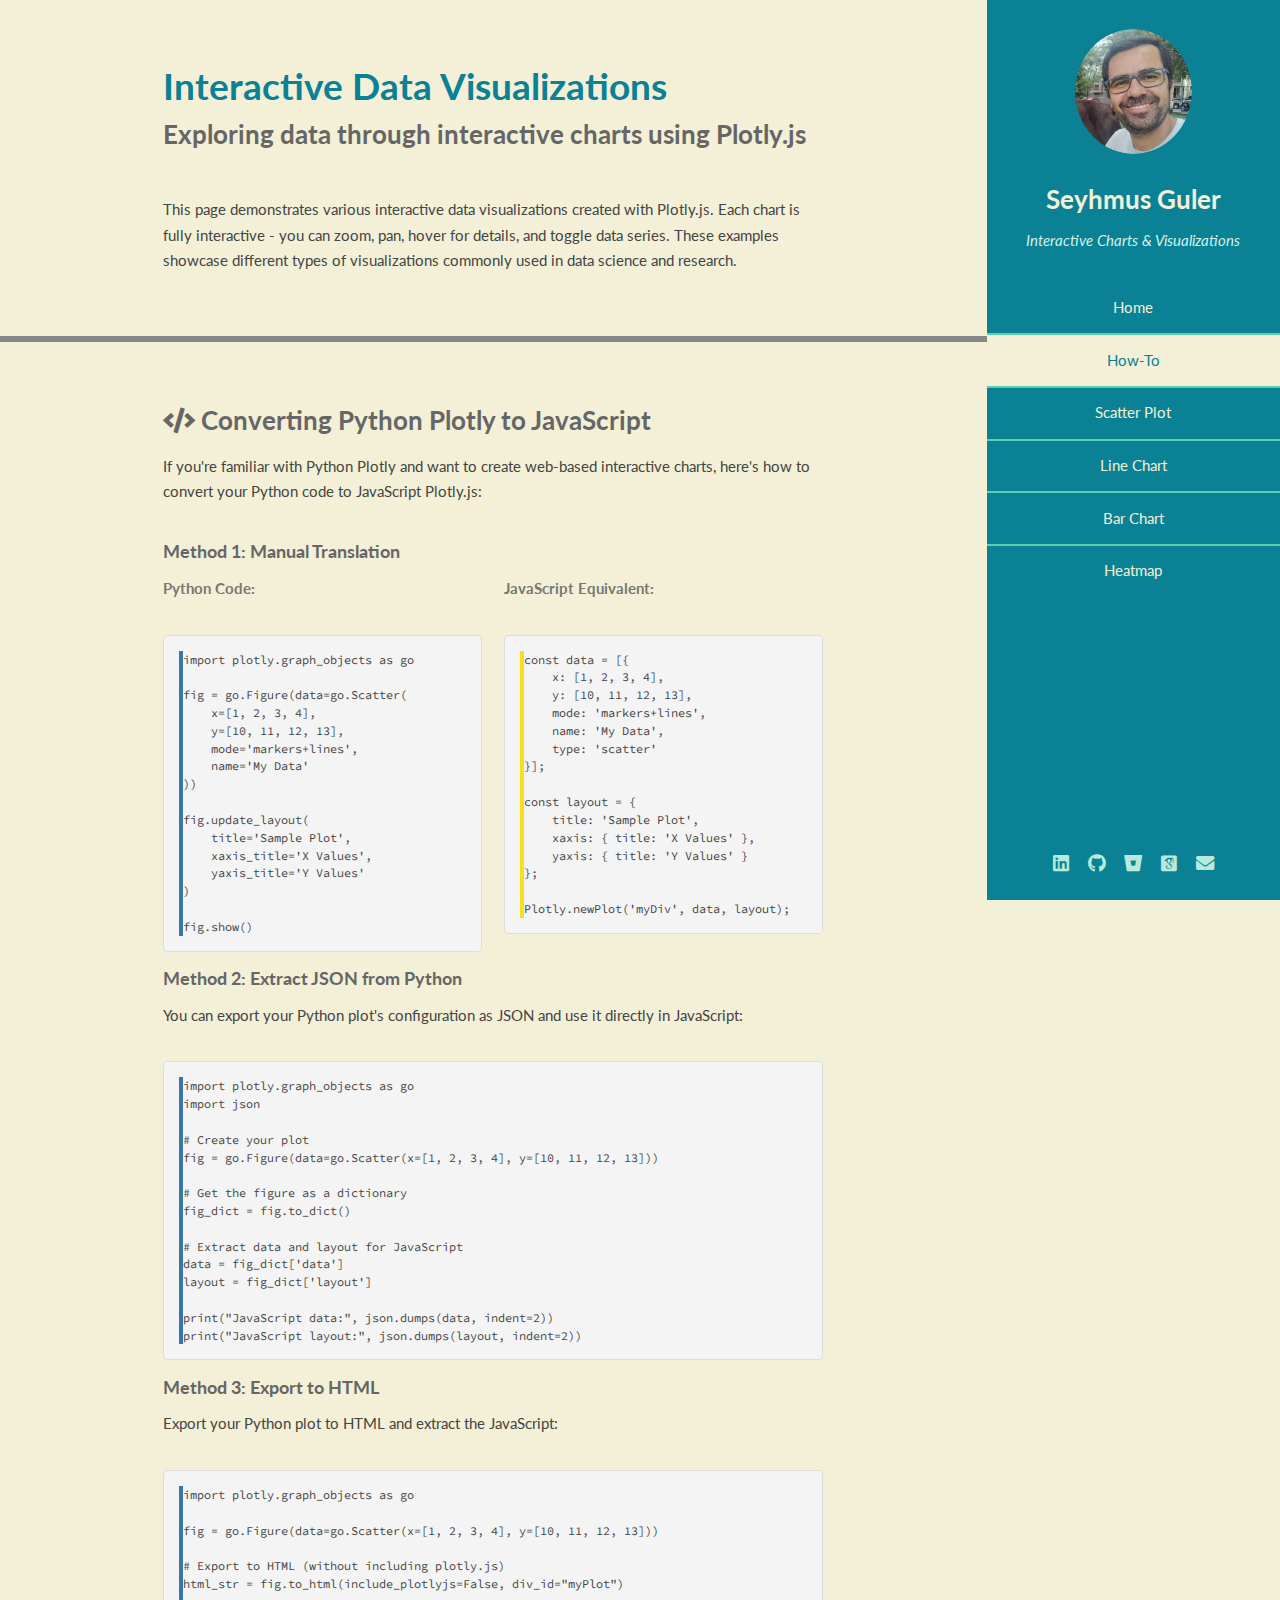
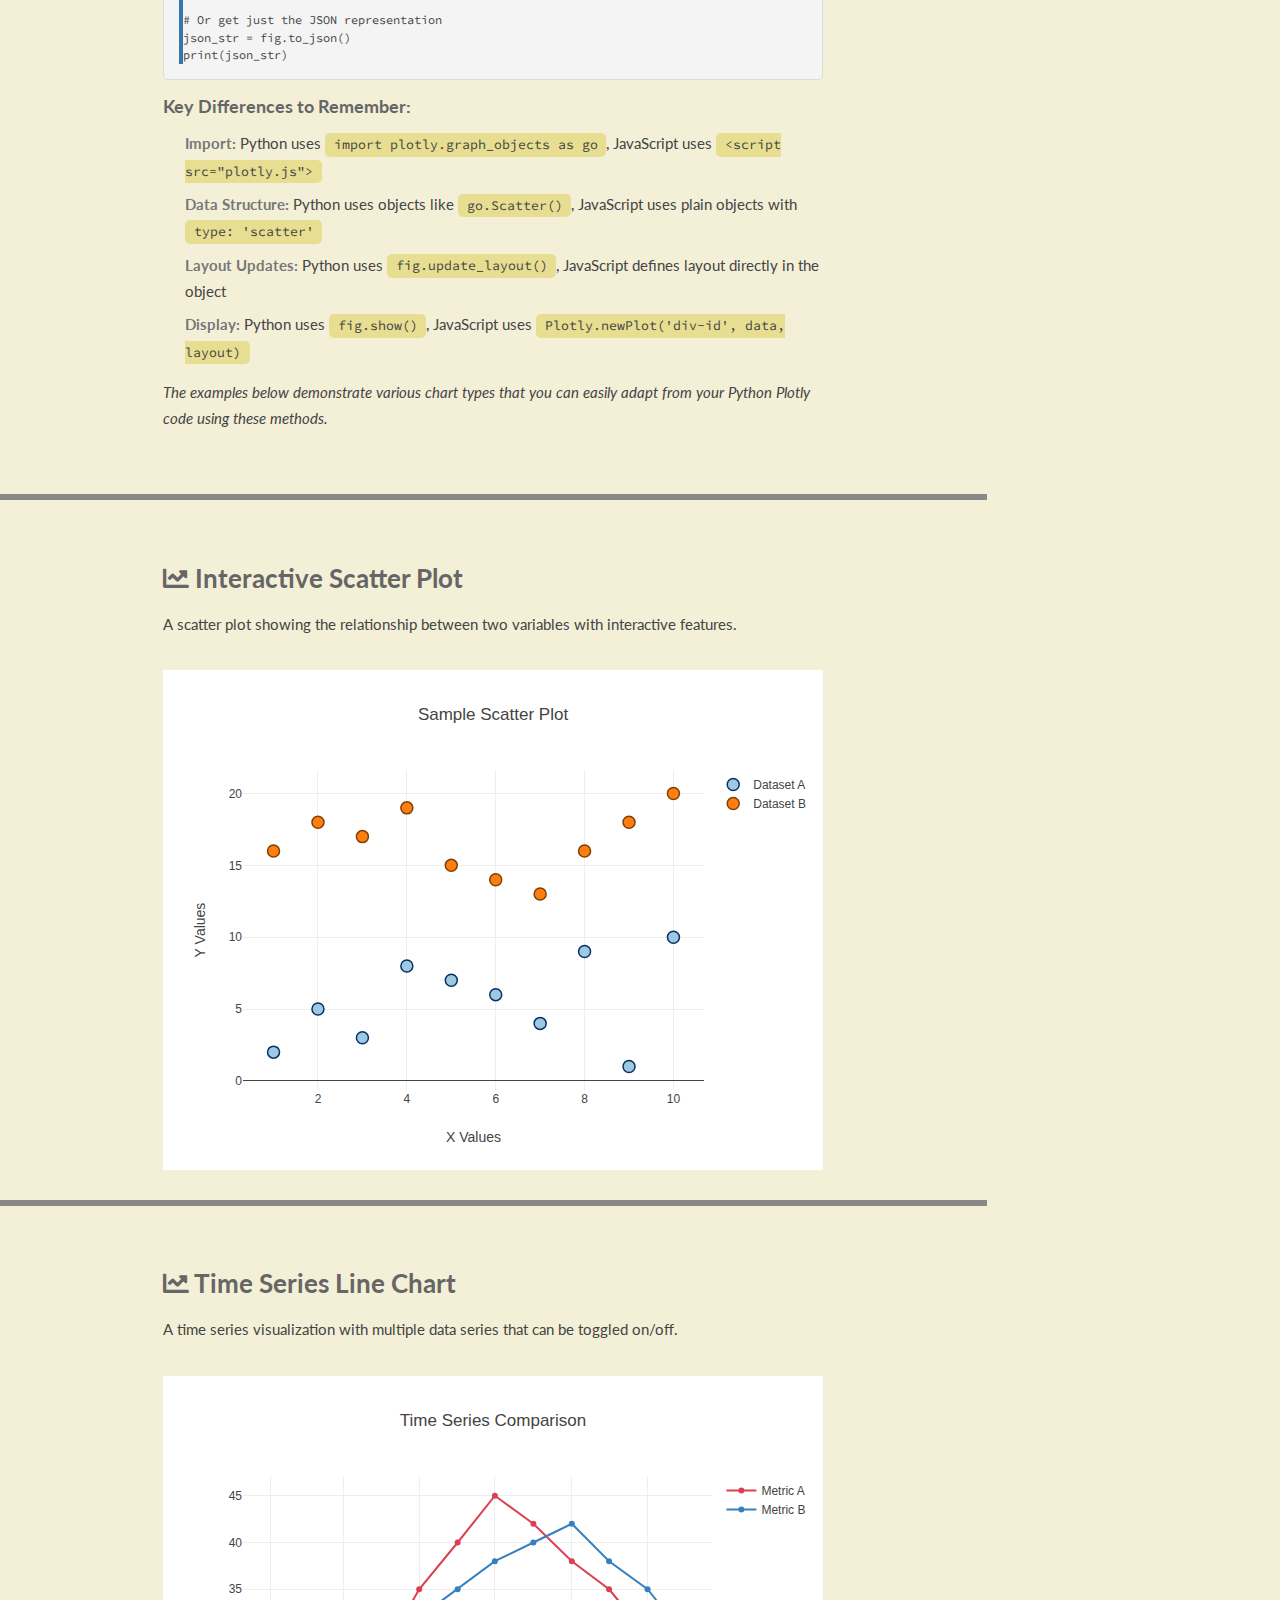
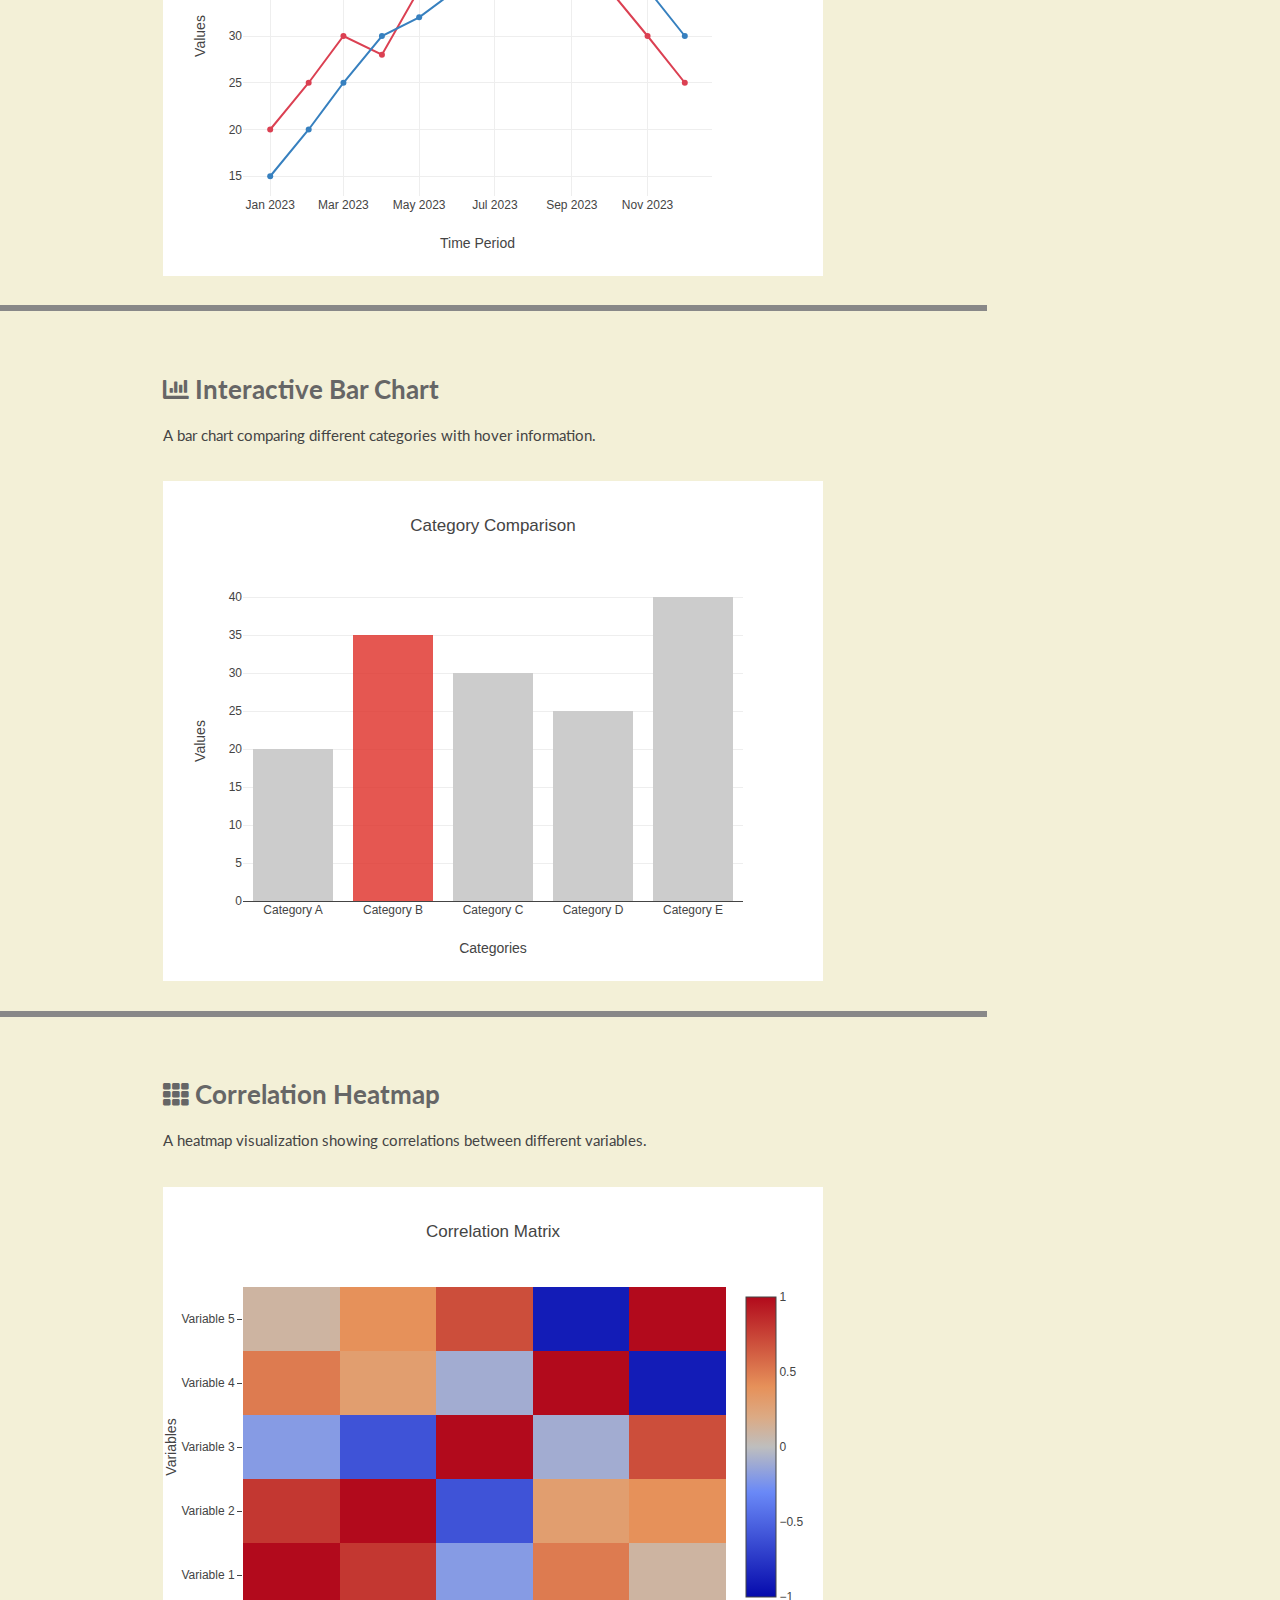
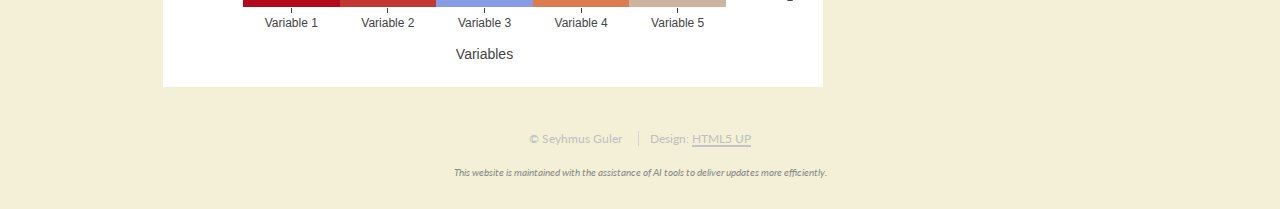
<file: interactive_charts.html>
<!DOCTYPE HTML>
<!--
	Interactive Charts - Seyhmus Guler
	Using Plotly.js for data visualization
-->
<html>

<head>
	<title>Interactive Charts - Seyhmus Guler</title>
	<meta charset="utf-8" />
	<meta name="description" content="Interactive data visualizations and charts by Seyhmus Guler"/>
	<meta name="author" content="Seyhmus Guler"/>
	<meta name="keywords" content="seyhmus guler, data visualization, plotly, interactive charts, data science" />
	<meta name="viewport" content="width=device-width, initial-scale=1, user-scalable=no" />
	<link rel="stylesheet" href="assets/css/academicons.min.css" />
	<link rel="stylesheet" href="assets/css/main.css" />
	<link rel="shortcut icon" href="images/favicon.ico" type="image/x-icon">
	<!-- Plotly.js -->
	<script src="https://cdn.plot.ly/plotly-latest.min.js"></script>
	<!-- Custom styles for code blocks -->
	<style>
		pre {
			background-color: #f4f4f4;
			border: 1px solid #ddd;
			border-radius: 4px;
			padding: 15px;
			overflow-x: auto;
			font-size: 0.9em;
			line-height: 1.4;
		}
		pre code {
			background: none;
			padding: 0;
			border: none;
			border-radius: 0;
		}
		.language-python {
			border-left: 4px solid #3776ab;
		}
		.language-javascript {
			border-left: 4px solid #f7df1e;
		}
		#howto ul li {
			margin-bottom: 0.5em;
		}
	</style>
</head>

<body class="is-preload">

	<!-- Header -->
	<section id="header">
		<header>
			<span class="image avatar"><img src="images/avatar.jpg" alt="" /></span>
			<h1 id="logo"><a href="index.html">Seyhmus Guler</a></h1>
			<p>Interactive Charts & Visualizations</p>
		</header>
		<nav id="nav">
			<ul>
				<li><a href="index.html">Home</a></li>
				<li><a href="#howto" class="active">How-To</a></li>
				<li><a href="#scatter">Scatter Plot</a></li>
				<li><a href="#line">Line Chart</a></li>
				<li><a href="#bar">Bar Chart</a></li>
				<li><a href="#heatmap">Heatmap</a></li>
			</ul>
		</nav>
		<footer>
			<ul class="icons">
				<li><a href="https://www.linkedin.com/in/seyhmusguler/" title="LinkedIn" 
					   class="icon brands fa-linkedin"><span class="label">LinkedIn</span></a></li>
				<li><a href="https://github.com/SeyhmusGuler" title="GitHub" 
					   class="icon brands fa-github"><span class="label">Github</span></a></li>
				<li><a href="https://bitbucket.org/SeyhmusGuler/" title="Bitbucket" 
					   class="icon brands fa-bitbucket"><span class="label">Bitbucket</span></a></li>
				<li><a href="https://scholar.google.com/citations?user=pslU9MgAAAAJ&hl=en&oi=ao" 
					   title="Google Scholar" style="font-size: 1.25em; border: none;" 
					   class="ai ai-google-scholar-square" target="_blank"></a></li>
				<li><a href="mailto:seyhmusguler@gmail.com" title="Send me an email." 
					   class="icon solid fa-envelope"><span class="label">Email</span></a></li>
			</ul>
		</footer>
	</section>

	<!-- Wrapper -->
	<div id="wrapper">

		<!-- Main -->
		<div id="main">

			<!-- Introduction -->
			<section id="intro">
				<div class="container">
					<header class="major">
						<h2>Interactive Data Visualizations</h2>
						<p>Exploring data through interactive charts using Plotly.js</p>
					</header>
					<p>
						This page demonstrates various interactive data visualizations created with Plotly.js. 
						Each chart is fully interactive - you can zoom, pan, hover for details, and toggle data series. 
						These examples showcase different types of visualizations commonly used in data science and research.
					</p>
				</div>
			</section>

			<!-- How-To Guide -->
			<section id="howto">
				<div class="container">
					<h3><i class="fas fa-code"></i> Converting Python Plotly to JavaScript</h3>
					<p>
						If you're familiar with Python Plotly and want to create web-based interactive charts, 
						here's how to convert your Python code to JavaScript Plotly.js:
					</p>

					<div class="row">
						<div class="col-6 col-12-medium">
							<h4>Method 1: Manual Translation</h4>
							<p><strong>Python Code:</strong></p>
							<pre><code class="language-python">import plotly.graph_objects as go

fig = go.Figure(data=go.Scatter(
    x=[1, 2, 3, 4],
    y=[10, 11, 12, 13],
    mode='markers+lines',
    name='My Data'
))

fig.update_layout(
    title='Sample Plot',
    xaxis_title='X Values',
    yaxis_title='Y Values'
)

fig.show()</code></pre>
						</div>
						<div class="col-6 col-12-medium">
							<h4>&nbsp;</h4>
							<p><strong>JavaScript Equivalent:</strong></p>
							<pre><code class="language-javascript">const data = [{
    x: [1, 2, 3, 4],
    y: [10, 11, 12, 13],
    mode: 'markers+lines',
    name: 'My Data',
    type: 'scatter'
}];

const layout = {
    title: 'Sample Plot',
    xaxis: { title: 'X Values' },
    yaxis: { title: 'Y Values' }
};

Plotly.newPlot('myDiv', data, layout);</code></pre>
						</div>
					</div>

					<h4>Method 2: Extract JSON from Python</h4>
					<p>You can export your Python plot's configuration as JSON and use it directly in JavaScript:</p>
					<pre><code class="language-python">import plotly.graph_objects as go
import json

# Create your plot
fig = go.Figure(data=go.Scatter(x=[1, 2, 3, 4], y=[10, 11, 12, 13]))

# Get the figure as a dictionary
fig_dict = fig.to_dict()

# Extract data and layout for JavaScript
data = fig_dict['data']
layout = fig_dict['layout']

print("JavaScript data:", json.dumps(data, indent=2))
print("JavaScript layout:", json.dumps(layout, indent=2))</code></pre>

					<h4>Method 3: Export to HTML</h4>
					<p>Export your Python plot to HTML and extract the JavaScript:</p>
					<pre><code class="language-python">import plotly.graph_objects as go

fig = go.Figure(data=go.Scatter(x=[1, 2, 3, 4], y=[10, 11, 12, 13]))

# Export to HTML (without including plotly.js)
html_str = fig.to_html(include_plotlyjs=False, div_id="myPlot")

# Or get just the JSON representation
json_str = fig.to_json()
print(json_str)</code></pre>

					<h4>Key Differences to Remember:</h4>
					<ul>
						<li><strong>Import:</strong> Python uses <code>import plotly.graph_objects as go</code>, 
							JavaScript uses <code>&lt;script src="plotly.js"&gt;</code></li>
						<li><strong>Data Structure:</strong> Python uses objects like <code>go.Scatter()</code>, 
							JavaScript uses plain objects with <code>type: 'scatter'</code></li>
						<li><strong>Layout Updates:</strong> Python uses <code>fig.update_layout()</code>, 
							JavaScript defines layout directly in the object</li>
						<li><strong>Display:</strong> Python uses <code>fig.show()</code>, 
							JavaScript uses <code>Plotly.newPlot('div-id', data, layout)</code></li>
					</ul>

					<p>
						<em>The examples below demonstrate various chart types that you can easily adapt 
						from your Python Plotly code using these methods.</em>
					</p>
				</div>
			</section>

			<!-- Scatter Plot -->
			<section id="scatter">
				<div class="container">
					<h3><i class="fas fa-chart-line"></i> Interactive Scatter Plot</h3>
					<p>A scatter plot showing the relationship between two variables with interactive features.</p>
					<div id="scatterPlot" style="width:100%;height:500px;"></div>
				</div>
			</section>

			<!-- Line Chart -->
			<section id="line">
				<div class="container">
					<h3><i class="fas fa-chart-line"></i> Time Series Line Chart</h3>
					<p>A time series visualization with multiple data series that can be toggled on/off.</p>
					<div id="linePlot" style="width:100%;height:500px;"></div>
				</div>
			</section>

			<!-- Bar Chart -->
			<section id="bar">
				<div class="container">
					<h3><i class="fas fa-chart-bar"></i> Interactive Bar Chart</h3>
					<p>A bar chart comparing different categories with hover information.</p>
					<div id="barPlot" style="width:100%;height:500px;"></div>
				</div>
			</section>

			<!-- Heatmap -->
			<section id="heatmap">
				<div class="container">
					<h3><i class="fas fa-th"></i> Correlation Heatmap</h3>
					<p>A heatmap visualization showing correlations between different variables.</p>
					<div id="heatmapPlot" style="width:100%;height:500px;"></div>
				</div>
			</section>

		</div>

	</div>

	<!-- Scripts -->
	<script src="assets/js/jquery.min.js"></script>
	<script src="assets/js/jquery.scrollex.min.js"></script>
	<script src="assets/js/jquery.scrolly.min.js"></script>
	<script src="assets/js/browser.min.js"></script>
	<script src="assets/js/breakpoints.min.js"></script>
	<script src="assets/js/util.js"></script>
	<script src="assets/js/main.js"></script>

	<!-- Custom Chart Scripts -->
	<script>
		// Wait for the page to load before creating charts
		document.addEventListener('DOMContentLoaded', function() {
			
			// 1. Scatter Plot
			const scatterData = [{
				x: [1, 2, 3, 4, 5, 6, 7, 8, 9, 10],
				y: [2, 5, 3, 8, 7, 6, 4, 9, 1, 10],
				mode: 'markers',
				type: 'scatter',
				name: 'Dataset A',
				marker: {
					size: 12,
					color: 'rgb(158,202,225)',
					line: {
						color: 'rgb(8,48,107)',
						width: 1.5
					}
				}
			}, {
				x: [1, 2, 3, 4, 5, 6, 7, 8, 9, 10],
				y: [16, 18, 17, 19, 15, 14, 13, 16, 18, 20],
				mode: 'markers',
				type: 'scatter',
				name: 'Dataset B',
				marker: {
					size: 12,
					color: 'rgb(255,127,14)',
					line: {
						color: 'rgb(127,63,7)',
						width: 1.5
					}
				}
			}];

			const scatterLayout = {
				title: 'Sample Scatter Plot',
				xaxis: { title: 'X Values' },
				yaxis: { title: 'Y Values' },
				hovermode: 'closest'
			};

			Plotly.newPlot('scatterPlot', scatterData, scatterLayout, {responsive: true});

			// 2. Line Chart
			const dates = ['2023-01', '2023-02', '2023-03', '2023-04', '2023-05', '2023-06', 
						   '2023-07', '2023-08', '2023-09', '2023-10', '2023-11', '2023-12'];
			
			const lineData = [{
				x: dates,
				y: [20, 25, 30, 28, 35, 40, 45, 42, 38, 35, 30, 25],
				mode: 'lines+markers',
				name: 'Metric A',
				line: { color: 'rgb(219, 64, 82)' }
			}, {
				x: dates,
				y: [15, 20, 25, 30, 32, 35, 38, 40, 42, 38, 35, 30],
				mode: 'lines+markers',
				name: 'Metric B',
				line: { color: 'rgb(55, 128, 191)' }
			}];

			const lineLayout = {
				title: 'Time Series Comparison',
				xaxis: { title: 'Time Period' },
				yaxis: { title: 'Values' }
			};

			Plotly.newPlot('linePlot', lineData, lineLayout, {responsive: true});

			// 3. Bar Chart
			const barData = [{
				x: ['Category A', 'Category B', 'Category C', 'Category D', 'Category E'],
				y: [20, 35, 30, 25, 40],
				type: 'bar',
				marker: {
					color: ['rgba(204,204,204,1)', 'rgba(222,45,38,0.8)', 'rgba(204,204,204,1)', 
							'rgba(204,204,204,1)', 'rgba(204,204,204,1)']
				}
			}];

			const barLayout = {
				title: 'Category Comparison',
				xaxis: { title: 'Categories' },
				yaxis: { title: 'Values' }
			};

			Plotly.newPlot('barPlot', barData, barLayout, {responsive: true});

			// 4. Heatmap
			const heatmapData = [{
				z: [[1.0, 0.8, -0.2, 0.5, 0.1], 
					[0.8, 1.0, -0.6, 0.3, 0.4], 
					[-0.2, -0.6, 1.0, -0.1, 0.7], 
					[0.5, 0.3, -0.1, 1.0, -0.9], 
					[0.1, 0.4, 0.7, -0.9, 1.0]],
				x: ['Variable 1', 'Variable 2', 'Variable 3', 'Variable 4', 'Variable 5'],
				y: ['Variable 1', 'Variable 2', 'Variable 3', 'Variable 4', 'Variable 5'],
				type: 'heatmap',
				colorscale: 'RdBu',
				zmid: 0,
				zmin: -1,
				zmax: 1
			}];

			const heatmapLayout = {
				title: 'Correlation Matrix',
				xaxis: { title: 'Variables' },
				yaxis: { title: 'Variables' }
			};

			Plotly.newPlot('heatmapPlot', heatmapData, heatmapLayout, {responsive: true});
		});
	</script>

	</div>

	<!-- Footer -->
	<section id="footer">
		<div class="container" id="footer_div">
			<ul class="copyright">
				<li>&copy; Seyhmus Guler</li>
				<li>Design: <a href="http://html5up.net">HTML5 UP</a></li>
			</ul>
			<p style="text-align: center; margin-top: 1em; font-size: 0.7em; color: #888;">
				<em>This website is maintained with the assistance of AI tools to deliver updates more efficiently.</em>
			</p>
		</div>
	</section>

</body>

</html>
</file>
<file: assets/css/academicons.min.css>
@font-face{font-family:'Academicons';font-style:normal;font-weight:400;font-display:block;src:url(../fonts/academicons.eot);src:url(../fonts/academicons.eot) format('embedded-opentype'),url(../fonts/academicons.ttf) format('truetype'),url(../fonts/academicons.woff) format('woff'),url(../fonts/academicons.svg) format('svg')}.ai{font-family:'Academicons';font-weight:400;-moz-osx-font-smoothing:grayscale;-webkit-font-smoothing:antialiased;display:inline-block;font-style:normal;font-variant:normal;text-rendering:auto;line-height:1}.ai-academia:before{content:"\e9af"}.ai-academia-square:before{content:"\e93d"}.ai-acclaim:before{content:"\e92e"}.ai-acclaim-square:before{content:"\e93a"}.ai-acm:before{content:"\e93c"}.ai-acm-square:before{content:"\e95d"}.ai-acmdl:before{content:"\e96a"}.ai-acmdl-square:before{content:"\e9d3"}.ai-ads:before{content:"\e9cb"}.ai-ads-square:before{content:"\e94a"}.ai-africarxiv:before{content:"\e91b"}.ai-africarxiv-square:before{content:"\e90b"}.ai-arxiv:before{content:"\e974"}.ai-arxiv-square:before{content:"\e9a6"}.ai-biorxiv:before{content:"\e9a2"}.ai-biorxiv-square:before{content:"\e98b"}.ai-ceur:before{content:"\e96d"}.ai-ceur-square:before{content:"\e92f"}.ai-ciencia-vitae:before{content:"\e912"}.ai-ciencia-vitae-square:before{content:"\e913"}.ai-closed-access:before{content:"\e942"}.ai-closed-access-square:before{content:"\e943"}.ai-conversation:before{content:"\e94c"}.ai-conversation-square:before{content:"\e915"}.ai-coursera:before{content:"\e95f"}.ai-coursera-square:before{content:"\e97f"}.ai-crossref:before{content:"\e918"}.ai-crossref-square:before{content:"\e919"}.ai-cv:before{content:"\e9a5"}.ai-cv-square:before{content:"\e90a"}.ai-datacite:before{content:"\e91c"}.ai-datacite-square:before{content:"\e91d"}.ai-dataverse:before{content:"\e9f7"}.ai-dataverse-square:before{content:"\e9e4"}.ai-dblp:before{content:"\e94f"}.ai-dblp-square:before{content:"\e93f"}.ai-depsy:before{content:"\e97a"}.ai-depsy-square:before{content:"\e94b"}.ai-doi:before{content:"\e97e"}.ai-doi-square:before{content:"\e98f"}.ai-dryad:before{content:"\e97c"}.ai-dryad-square:before{content:"\e98c"}.ai-elsevier:before{content:"\e961"}.ai-elsevier-square:before{content:"\e910"}.ai-figshare:before{content:"\e981"}.ai-figshare-square:before{content:"\e9e7"}.ai-google-scholar:before{content:"\e9d4"}.ai-google-scholar-square:before{content:"\e9f9"}.ai-hal:before{content:"\e92c"}.ai-hal-square:before{content:"\e92d"}.ai-hypothesis:before{content:"\e95a"}.ai-hypothesis-square:before{content:"\e95b"}.ai-ideas-repec:before{content:"\e9ed"}.ai-ideas-repec-square:before{content:"\e9f8"}.ai-ieee:before{content:"\e929"}.ai-ieee-square:before{content:"\e9b9"}.ai-impactstory:before{content:"\e9cf"}.ai-impactstory-square:before{content:"\e9aa"}.ai-inaturalist:before{content:"\e900"}.ai-inaturalist-square:before{content:"\e901"}.ai-inpn:before{content:"\e902"}.ai-inpn-square:before{content:"\e903"}.ai-inspire:before{content:"\e9e9"}.ai-inspire-square:before{content:"\e9fe"}.ai-isidore:before{content:"\e936"}.ai-isidore-square:before{content:"\e954"}.ai-jstor:before{content:"\e938"}.ai-jstor-square:before{content:"\e944"}.ai-lattes:before{content:"\e9b3"}.ai-lattes-square:before{content:"\e99c"}.ai-mathoverflow:before{content:"\e9f6"}.ai-mathoverflow-square:before{content:"\e97b"}.ai-mendeley:before{content:"\e9f0"}.ai-mendeley-square:before{content:"\e9f3"}.ai-moodle:before{content:"\e907"}.ai-moodle-square:before{content:"\e908"}.ai-nakala:before{content:"\e940"}.ai-nakala-square:before{content:"\e941"}.ai-obp:before{content:"\e92a"}.ai-obp-square:before{content:"\e92b"}.ai-open-access:before{content:"\e939"}.ai-open-access-square:before{content:"\e9f4"}.ai-open-data:before{content:"\e966"}.ai-open-data-square:before{content:"\e967"}.ai-open-materials:before{content:"\e968"}.ai-open-materials-square:before{content:"\e969"}.ai-openedition:before{content:"\e946"}.ai-openedition-square:before{content:"\e947"}.ai-orcid:before{content:"\e9d9"}.ai-orcid-square:before{content:"\e9c3"}.ai-osf:before{content:"\e9ef"}.ai-osf-square:before{content:"\e931"}.ai-overleaf:before{content:"\e914"}.ai-overleaf-square:before{content:"\e98d"}.ai-philpapers:before{content:"\e98a"}.ai-philpapers-square:before{content:"\e96f"}.ai-piazza:before{content:"\e99a"}.ai-piazza-square:before{content:"\e90c"}.ai-preregistered:before{content:"\e906"}.ai-preregistered-square:before{content:"\e96b"}.ai-protocols:before{content:"\e952"}.ai-protocols-square:before{content:"\e953"}.ai-psyarxiv:before{content:"\e90e"}.ai-psyarxiv-square:before{content:"\e90f"}.ai-publons:before{content:"\e937"}.ai-publons-square:before{content:"\e94e"}.ai-pubmed:before{content:"\e99f"}.ai-pubmed-square:before{content:"\e97d"}.ai-pubpeer:before{content:"\e922"}.ai-pubpeer-square:before{content:"\e923"}.ai-researcherid:before{content:"\e91a"}.ai-researcherid-square:before{content:"\e95c"}.ai-researchgate:before{content:"\e95e"}.ai-researchgate-square:before{content:"\e99e"}.ai-ror:before{content:"\e948"}.ai-ror-square:before{content:"\e949"}.ai-sci-hub:before{content:"\e959"}.ai-sci-hub-square:before{content:"\e905"}.ai-scirate:before{content:"\e98e"}.ai-scirate-square:before{content:"\e99d"}.ai-scopus:before{content:"\e91e"}.ai-scopus-square:before{content:"\e91f"}.ai-semantic-scholar:before{content:"\e96e"}.ai-semantic-scholar-square:before{content:"\e96c"}.ai-springer:before{content:"\e928"}.ai-springer-square:before{content:"\e99b"}.ai-ssrn:before{content:"\e916"}.ai-ssrn-square:before{content:"\e917"}.ai-stackoverflow:before{content:"\e920"}.ai-stackoverflow-square:before{content:"\e921"}.ai-zenodo:before{content:"\e911"}.ai-zotero:before{content:"\e962"}.ai-zotero-square:before{content:"\e932"}.ai-lg{font-size:1.33333em;line-height:.75em;vertical-align:-.0667em}.ai-xs{font-size:.75em}.ai-sm{font-size:.875em}.ai-1x{font-size:1em}.ai-2x{font-size:2em}.ai-3x{font-size:3em}.ai-4x{font-size:4em}.ai-5x{font-size:5em}.ai-6x{font-size:6em}.ai-7x{font-size:7em}.ai-8x{left font-size:8em}.ai-9x{font-size:9em}.ai-10x{font-size:10em}.ai-fw{text-align:center;width:1.25em}.ai-ul{list-style-type:none;margin-left:2.5em;padding-left:0}.ai-ul>li{position:relative}.ai-li{left:-2em;position:absolute;text-align:center;width:2em;line-height:inherit}.ai-border{border:solid .08em #eee;border-radius:.1em;padding:.2em .25em .15em}.ai-pull-left{float:left}.ai-pull-right{float:right}.ai.ai-pull-left{margin-right:.3em}.ai.ai-pull-right{margin-right:.3em}.ai-stack{display:inline-block;height:2em;line-height:2em;position:relative;vertical-align:middle;width:2.5em}.ai-stack-1x,.ai-stack-2x{left:0;position:absolute;text-align:center;width:100%}.ai-stack-1x{line-height:inherit}.ai-stack-2x{font-size:2em}.ai-inverse{color:#fff}
</file>
<file: assets/css/main.css>
@import url("fontawesome-all.min.css");
@import url("https://fonts.googleapis.com/css?family=Lato:400,400italic,700,700italic|Source+Code+Pro:400");

/*
	Read Only by HTML5 UP
	html5up.net | @ajlkn
	Free for personal and commercial use under the CCA 3.0 license (html5up.net/license)
*/
html, body, div, span, applet, object,
iframe, h1, h2, h3, h4, h5, h6, p, blockquote,
pre, a, abbr, acronym, address, big, cite,
code, del, dfn, em, img, ins, kbd, q, s, samp,
small, strike, strong, sub, sup, tt, var, b,
u, i, center, dl, dt, dd, ol, ul, li, fieldset,
form, label, legend, table, caption, tbody,
tfoot, thead, tr, th, td, article, aside,
canvas, details, embed, figure, figcaption,
footer, header, hgroup, menu, nav, output, ruby,
section, summary, time, mark, audio, video {
  margin: 0;
  padding: 0;
  border: 0;
  font-size: 100%;
  font: inherit;
  vertical-align: baseline;
}

article, aside, details, figcaption, figure,
footer, header, hgroup, menu, nav, section {
  display: block;
}

body {
  line-height: 1;
}

ol, ul {
  list-style: none;
}

blockquote, q {
  quotes: none;
}

blockquote:before, blockquote:after, q:before, q:after {
  content: '';
  content: none;
}

table {
  border-collapse: collapse;
  border-spacing: 0;
}

body {
  -webkit-text-size-adjust: none;
}

mark {
  background-color: transparent;
  color: inherit;
}

input::-moz-focus-inner {
  border: 0;
  padding: 0;
}

input, select, textarea {
  -moz-appearance: none;
  -webkit-appearance: none;
  -ms-appearance: none;
  appearance: none;
}

/* Basic */
html {
  box-sizing: border-box;
}

*, *:before, *:after {
  box-sizing: inherit;
}

body {
  background: #fff;
}

body.is-preload *, body.is-preload *:before, body.is-preload *:after {
  -moz-animation: none !important;
  -webkit-animation: none !important;
  -ms-animation: none !important;
  animation: none !important;
  -moz-transition: none !important;
  -webkit-transition: none !important;
  -ms-transition: none !important;
  transition: none !important;
}

body, input, select, textarea {
  color: #444;
  font-family: "Lato", sans-serif;
  font-size: 16pt;
  font-weight: 400;
  line-height: 1.75em;
}

a {
  -moz-transition: color 0.2s ease-in-out, border-color 0.2s ease-in-out;
  -webkit-transition: color 0.2s ease-in-out, border-color 0.2s ease-in-out;
  -ms-transition: color 0.2s ease-in-out, border-color 0.2s ease-in-out;
  transition: color 0.2s ease-in-out, border-color 0.2s ease-in-out;
  border-bottom: solid 2px #c4c4c4;
  color: inherit;
  text-decoration: none;
}

a.external-link {
  border: none;
}

a:hover {
  border-bottom-color: transparent;
  color: #0A8194 !important;
}

strong, b {
  color: #777;
  font-weight: 700;
}

em, i {
  font-style: italic;
}

p {
  margin: 0 0 2.25em 0;
}

h1, h2, h3, h4, h5, h6 {
  color: #666;
  font-weight: 700;
  line-height: 1em;
  margin: 0 0 0.5625em 0;
}

h1 a, h2 a, h3 a, h4 a, h5 a, h6 a {
  border: 0;
  color: inherit;
  text-decoration: none;
}

h2 {
  font-size: 2em;
  line-height: 1.5em;
}

h3 {
  font-size: 1.75em;
  line-height: 1.5em;
}

h4 {
  font-size: 1.25em;
  line-height: 1.5em;
}

h5 {
  font-size: 0.9em;
  line-height: 1.5em;
}

h6 {
  font-size: 0.7em;
  line-height: 1.5em;
}

sub {
  font-size: 0.8em;
  position: relative;
  top: 0.5em;
}

sup {
  font-size: 0.8em;
  position: relative;
  top: -0.5em;
}

hr {
  border: 0;
  border-bottom: solid 2px #f4f4f4;
  margin: 2.25em 0;
}

hr.major {
  margin: 3.375em 0;
}

blockquote {
  border-left: solid 8px #e4e4e4;
  font-style: italic;
  margin: 0 0 2.25em 0;
  padding: 0.5em 0 0.5em 2em;
}

li.L0, li.L1, li.L2, li.L3,
li.L5, li.L6, li.L7, li.L8 {
  list-style-type: decimal !important;
}

code {
  background: #e7de91;
  border-radius: 5px;
  color: #444;
  font-family: "Source Code Pro", monospace;
  font-size: 0.9em;
  /* margin: 0 0.25em; */
  padding: 0.25em 0.65em;
}

pre {
  font-family: "Source Code Pro", monospace;
	border-radius: 5px;
  font-size: 0.9em;
	border: none;
	background: #e7de91;
  margin: 1em 0 1em 0;
}

pre code {
  -webkit-overflow-scrolling: touch;
  display: block;
  line-height: 1.5em;
  overflow-x: auto;
  /* padding: 1em 1.5em; */
	/* color: #CCC; */
}

.fa-star {
	color: orange;
}

.ability-score {
	float: right;
  padding: 0 0 0 2em;
}

.align-left {
  text-align: left;
}

.align-center {
  text-align: center;
}

.align-right {
  text-align: right;
}

/* Row */
.row {
  display: flex;
  flex-wrap: wrap;
  box-sizing: border-box;
  align-items: stretch;
}

.row>* {
  box-sizing: border-box;
}

.row.gtr-uniform>*> :last-child {
  margin-bottom: 0;
}

.row.aln-left {
  justify-content: flex-start;
}

.row.aln-center {
  justify-content: center;
}

.row.aln-right {
  justify-content: flex-end;
}

.row.aln-top {
  align-items: flex-start;
}

.row.aln-middle {
  align-items: center;
}

.row.aln-bottom {
  align-items: flex-end;
}

.row>.imp {
  order: -1;
}

.row>.col-1 {
  width: 8.33333%;
}

.row>.off-1 {
  margin-left: 8.33333%;
}

.row>.col-2 {
  width: 16.66667%;
}

.row>.off-2 {
  margin-left: 16.66667%;
}

.row>.col-3 {
  width: 25%;
}

.row>.off-3 {
  margin-left: 25%;
}

.row>.col-4 {
  width: 33.33333%;
}

.row>.off-4 {
  margin-left: 33.33333%;
}

.row>.col-5 {
  width: 41.66667%;
}

.row>.off-5 {
  margin-left: 41.66667%;
}

.row>.col-6 {
  width: 50%;
}

.row>.off-6 {
  margin-left: 50%;
}

.row>.col-7 {
  width: 58.33333%;
}

.row>.off-7 {
  margin-left: 58.33333%;
}

.row>.col-8 {
  width: 66.66667%;
}

.row>.off-8 {
  margin-left: 66.66667%;
}

.row>.col-9 {
  width: 75%;
}

.row>.off-9 {
  margin-left: 75%;
}

.row>.col-10 {
  width: 83.33333%;
}

.row>.off-10 {
  margin-left: 83.33333%;
}

.row>.col-11 {
  width: 91.66667%;
}

.row>.off-11 {
  margin-left: 91.66667%;
}

.row>.col-12 {
  width: 100%;
}

.row>.off-12 {
  margin-left: 100%;
}

.row.gtr-0 {
  margin-top: 0;
  margin-left: 0em;
}

.row.gtr-0>* {
  padding: 0 0 0 0em;
}

.row.gtr-0.gtr-uniform {
  margin-top: 0em;
}

.row.gtr-0.gtr-uniform>* {
  padding-top: 0em;
}

.row.gtr-25 {
  margin-top: 0;
  margin-left: -0.5em;
}

.row.gtr-25>* {
  padding: 0 0 0 0.5em;
}

.row.gtr-25.gtr-uniform {
  margin-top: -0.5em;
}

.row.gtr-25.gtr-uniform>* {
  padding-top: 0.5em;
}

.row.gtr-50 {
  margin-top: 0;
  margin-left: -1em;
}

.row.gtr-50>* {
  padding: 0 0 0 1em;
}

.row.gtr-50.gtr-uniform {
  margin-top: -1em;
}

.row.gtr-50.gtr-uniform>* {
  padding-top: 1em;
}

.row {
  margin-top: 0;
  margin-left: -2em;
}

.row>* {
  padding: 0 0 0 2em;
}

.row.gtr-uniform {
  margin-top: -2em;
}

.row.gtr-uniform>* {
  padding-top: 2em;
}

.row.gtr-150 {
  margin-top: 0;
  margin-left: -3em;
}

.row.gtr-150>* {
  padding: 0 0 0 3em;
}

.row.gtr-150.gtr-uniform {
  margin-top: -3em;
}

.row.gtr-150.gtr-uniform>* {
  padding-top: 3em;
}

.row.gtr-200 {
  margin-top: 0;
  margin-left: -4em;
}

.row.gtr-200>* {
  padding: 0 0 0 4em;
}

.row.gtr-200.gtr-uniform {
  margin-top: -4em;
}

.row.gtr-200.gtr-uniform>* {
  padding-top: 4em;
}

@media screen and (max-width: 1680px) {
  .row {
    display: flex;
    flex-wrap: wrap;
    box-sizing: border-box;
    align-items: stretch;
  }

  .row>* {
    box-sizing: border-box;
  }

  .row.gtr-uniform>*> :last-child {
    margin-bottom: 0;
  }

  .row.aln-left {
    justify-content: flex-start;
  }

  .row.aln-center {
    justify-content: center;
  }

  .row.aln-right {
    justify-content: flex-end;
  }

  .row.aln-top {
    align-items: flex-start;
  }

  .row.aln-middle {
    align-items: center;
  }

  .row.aln-bottom {
    align-items: flex-end;
  }

  .row>.imp-xlarge {
    order: -1;
  }

  .row>.col-1-xlarge {
    width: 8.33333%;
  }

  .row>.off-1-xlarge {
    margin-left: 8.33333%;
  }

  .row>.col-2-xlarge {
    width: 16.66667%;
  }

  .row>.off-2-xlarge {
    margin-left: 16.66667%;
  }

  .row>.col-3-xlarge {
    width: 25%;
  }

  .row>.off-3-xlarge {
    margin-left: 25%;
  }

  .row>.col-4-xlarge {
    width: 33.33333%;
  }

  .row>.off-4-xlarge {
    margin-left: 33.33333%;
  }

  .row>.col-5-xlarge {
    width: 41.66667%;
  }

  .row>.off-5-xlarge {
    margin-left: 41.66667%;
  }

  .row>.col-6-xlarge {
    width: 50%;
  }

  .row>.off-6-xlarge {
    margin-left: 50%;
  }

  .row>.col-7-xlarge {
    width: 58.33333%;
  }

  .row>.off-7-xlarge {
    margin-left: 58.33333%;
  }

  .row>.col-8-xlarge {
    width: 66.66667%;
  }

  .row>.off-8-xlarge {
    margin-left: 66.66667%;
  }

  .row>.col-9-xlarge {
    width: 75%;
  }

  .row>.off-9-xlarge {
    margin-left: 75%;
  }

  .row>.col-10-xlarge {
    width: 83.33333%;
  }

  .row>.off-10-xlarge {
    margin-left: 83.33333%;
  }

  .row>.col-11-xlarge {
    width: 91.66667%;
  }

  .row>.off-11-xlarge {
    margin-left: 91.66667%;
  }

  .row>.col-12-xlarge {
    width: 100%;
  }

  .row>.off-12-xlarge {
    margin-left: 100%;
  }

  .row.gtr-0 {
    margin-top: 0;
    margin-left: 0em;
  }

  .row.gtr-0>* {
    padding: 0 0 0 0em;
  }

  .row.gtr-0.gtr-uniform {
    margin-top: 0em;
  }

  .row.gtr-0.gtr-uniform>* {
    padding-top: 0em;
  }

  .row.gtr-25 {
    margin-top: 0;
    margin-left: -0.5em;
  }

  .row.gtr-25>* {
    padding: 0 0 0 0.5em;
  }

  .row.gtr-25.gtr-uniform {
    margin-top: -0.5em;
  }

  .row.gtr-25.gtr-uniform>* {
    padding-top: 0.5em;
  }

  .row.gtr-50 {
    margin-top: 0;
    margin-left: -1em;
  }

  .row.gtr-50>* {
    padding: 0 0 0 1em;
  }

  .row.gtr-50.gtr-uniform {
    margin-top: -1em;
  }

  .row.gtr-50.gtr-uniform>* {
    padding-top: 1em;
  }

  .row {
    margin-top: 0;
    margin-left: -2em;
  }

  .row>* {
    padding: 0 0 0 2em;
  }

  .row.gtr-uniform {
    margin-top: -2em;
  }

  .row.gtr-uniform>* {
    padding-top: 2em;
  }

  .row.gtr-150 {
    margin-top: 0;
    margin-left: -3em;
  }

  .row.gtr-150>* {
    padding: 0 0 0 3em;
  }

  .row.gtr-150.gtr-uniform {
    margin-top: -3em;
  }

  .row.gtr-150.gtr-uniform>* {
    padding-top: 3em;
  }

  .row.gtr-200 {
    margin-top: 0;
    margin-left: -4em;
  }

  .row.gtr-200>* {
    padding: 0 0 0 4em;
  }

  .row.gtr-200.gtr-uniform {
    margin-top: -4em;
  }

  .row.gtr-200.gtr-uniform>* {
    padding-top: 4em;
  }
}

@media screen and (max-width: 1280px) {
  .row {
    display: flex;
    flex-wrap: wrap;
    box-sizing: border-box;
    align-items: stretch;
  }

  .row>* {
    box-sizing: border-box;
  }

  .row.gtr-uniform>*> :last-child {
    margin-bottom: 0;
  }

  .row.aln-left {
    justify-content: flex-start;
  }

  .row.aln-center {
    justify-content: center;
  }

  .row.aln-right {
    justify-content: flex-end;
  }

  .row.aln-top {
    align-items: flex-start;
  }

  .row.aln-middle {
    align-items: center;
  }

  .row.aln-bottom {
    align-items: flex-end;
  }

  .row>.imp-large {
    order: -1;
  }

  .row>.col-1-large {
    width: 8.33333%;
  }

  .row>.off-1-large {
    margin-left: 8.33333%;
  }

  .row>.col-2-large {
    width: 16.66667%;
  }

  .row>.off-2-large {
    margin-left: 16.66667%;
  }

  .row>.col-3-large {
    width: 25%;
  }

  .row>.off-3-large {
    margin-left: 25%;
  }

  .row>.col-4-large {
    width: 33.33333%;
  }

  .row>.off-4-large {
    margin-left: 33.33333%;
  }

  .row>.col-5-large {
    width: 41.66667%;
  }

  .row>.off-5-large {
    margin-left: 41.66667%;
  }

  .row>.col-6-large {
    width: 50%;
  }

  .row>.off-6-large {
    margin-left: 50%;
  }

  .row>.col-7-large {
    width: 58.33333%;
  }

  .row>.off-7-large {
    margin-left: 58.33333%;
  }

  .row>.col-8-large {
    width: 66.66667%;
  }

  .row>.off-8-large {
    margin-left: 66.66667%;
  }

  .row>.col-9-large {
    width: 75%;
  }

  .row>.off-9-large {
    margin-left: 75%;
  }

  .row>.col-10-large {
    width: 83.33333%;
  }

  .row>.off-10-large {
    margin-left: 83.33333%;
  }

  .row>.col-11-large {
    width: 91.66667%;
  }

  .row>.off-11-large {
    margin-left: 91.66667%;
  }

  .row>.col-12-large {
    width: 100%;
  }

  .row>.off-12-large {
    margin-left: 100%;
  }

  .row.gtr-0 {
    margin-top: 0;
    margin-left: 0em;
  }

  .row.gtr-0>* {
    padding: 0 0 0 0em;
  }

  .row.gtr-0.gtr-uniform {
    margin-top: 0em;
  }

  .row.gtr-0.gtr-uniform>* {
    padding-top: 0em;
  }

  .row.gtr-25 {
    margin-top: 0;
    margin-left: -0.375em;
  }

  .row.gtr-25>* {
    padding: 0 0 0 0.375em;
  }

  .row.gtr-25.gtr-uniform {
    margin-top: -0.375em;
  }

  .row.gtr-25.gtr-uniform>* {
    padding-top: 0.375em;
  }

  .row.gtr-50 {
    margin-top: 0;
    margin-left: -0.75em;
  }

  .row.gtr-50>* {
    padding: 0 0 0 0.75em;
  }

  .row.gtr-50.gtr-uniform {
    margin-top: -0.75em;
  }

  .row.gtr-50.gtr-uniform>* {
    padding-top: 0.75em;
  }

  .row {
    margin-top: 0;
    margin-left: -1.5em;
  }

  .row>* {
    padding: 0 0 0 1.5em;
  }

  .row.gtr-uniform {
    margin-top: -1.5em;
  }

  .row.gtr-uniform>* {
    padding-top: 1.5em;
  }

  .row.gtr-150 {
    margin-top: 0;
    margin-left: -2.25em;
  }

  .row.gtr-150>* {
    padding: 0 0 0 2.25em;
  }

  .row.gtr-150.gtr-uniform {
    margin-top: -2.25em;
  }

  .row.gtr-150.gtr-uniform>* {
    padding-top: 2.25em;
  }

  .row.gtr-200 {
    margin-top: 0;
    margin-left: -3em;
  }

  .row.gtr-200>* {
    padding: 0 0 0 3em;
  }

  .row.gtr-200.gtr-uniform {
    margin-top: -3em;
  }

  .row.gtr-200.gtr-uniform>* {
    padding-top: 3em;
  }
}

@media screen and (max-width: 1024px) {
  .row {
    display: flex;
    flex-wrap: wrap;
    box-sizing: border-box;
    align-items: stretch;
  }

  .row>* {
    box-sizing: border-box;
  }

  .row.gtr-uniform>*> :last-child {
    margin-bottom: 0;
  }

  .row.aln-left {
    justify-content: flex-start;
  }

  .row.aln-center {
    justify-content: center;
  }

  .row.aln-right {
    justify-content: flex-end;
  }

  .row.aln-top {
    align-items: flex-start;
  }

  .row.aln-middle {
    align-items: center;
  }

  .row.aln-bottom {
    align-items: flex-end;
  }

  .row>.imp-medium {
    order: -1;
  }

  .row>.col-1-medium {
    width: 8.33333%;
  }

  .row>.off-1-medium {
    margin-left: 8.33333%;
  }

  .row>.col-2-medium {
    width: 16.66667%;
  }

  .row>.off-2-medium {
    margin-left: 16.66667%;
  }

  .row>.col-3-medium {
    width: 25%;
  }

  .row>.off-3-medium {
    margin-left: 25%;
  }

  .row>.col-4-medium {
    width: 33.33333%;
  }

  .row>.off-4-medium {
    margin-left: 33.33333%;
  }

  .row>.col-5-medium {
    width: 41.66667%;
  }

  .row>.off-5-medium {
    margin-left: 41.66667%;
  }

  .row>.col-6-medium {
    width: 50%;
  }

  .row>.off-6-medium {
    margin-left: 50%;
  }

  .row>.col-7-medium {
    width: 58.33333%;
  }

  .row>.off-7-medium {
    margin-left: 58.33333%;
  }

  .row>.col-8-medium {
    width: 66.66667%;
  }

  .row>.off-8-medium {
    margin-left: 66.66667%;
  }

  .row>.col-9-medium {
    width: 75%;
  }

  .row>.off-9-medium {
    margin-left: 75%;
  }

  .row>.col-10-medium {
    width: 83.33333%;
  }

  .row>.off-10-medium {
    margin-left: 83.33333%;
  }

  .row>.col-11-medium {
    width: 91.66667%;
  }

  .row>.off-11-medium {
    margin-left: 91.66667%;
  }

  .row>.col-12-medium {
    width: 100%;
  }

  .row>.off-12-medium {
    margin-left: 100%;
  }

  .row.gtr-0 {
    margin-top: 0;
    margin-left: 0em;
  }

  .row.gtr-0>* {
    padding: 0 0 0 0em;
  }

  .row.gtr-0.gtr-uniform {
    margin-top: 0em;
  }

  .row.gtr-0.gtr-uniform>* {
    padding-top: 0em;
  }

  .row.gtr-25 {
    margin-top: 0;
    margin-left: -0.375em;
  }

  .row.gtr-25>* {
    padding: 0 0 0 0.375em;
  }

  .row.gtr-25.gtr-uniform {
    margin-top: -0.375em;
  }

  .row.gtr-25.gtr-uniform>* {
    padding-top: 0.375em;
  }

  .row.gtr-50 {
    margin-top: 0;
    margin-left: -0.75em;
  }

  .row.gtr-50>* {
    padding: 0 0 0 0.75em;
  }

  .row.gtr-50.gtr-uniform {
    margin-top: -0.75em;
  }

  .row.gtr-50.gtr-uniform>* {
    padding-top: 0.75em;
  }

  .row {
    margin-top: 0;
    margin-left: -1.5em;
  }

  .row>* {
    padding: 0 0 0 1.5em;
  }

  .row.gtr-uniform {
    margin-top: -1.5em;
  }

  .row.gtr-uniform>* {
    padding-top: 1.5em;
  }

  .row.gtr-150 {
    margin-top: 0;
    margin-left: -2.25em;
  }

  .row.gtr-150>* {
    padding: 0 0 0 2.25em;
  }

  .row.gtr-150.gtr-uniform {
    margin-top: -2.25em;
  }

  .row.gtr-150.gtr-uniform>* {
    padding-top: 2.25em;
  }

  .row.gtr-200 {
    margin-top: 0;
    margin-left: -3em;
  }

  .row.gtr-200>* {
    padding: 0 0 0 3em;
  }

  .row.gtr-200.gtr-uniform {
    margin-top: -3em;
  }

  .row.gtr-200.gtr-uniform>* {
    padding-top: 3em;
  }
}

@media screen and (max-width: 736px) {
  .row {
    display: flex;
    flex-wrap: wrap;
    box-sizing: border-box;
    align-items: stretch;
  }

  .row>* {
    box-sizing: border-box;
  }

  .row.gtr-uniform>*> :last-child {
    margin-bottom: 0;
  }

  .row.aln-left {
    justify-content: flex-start;
  }

  .row.aln-center {
    justify-content: center;
  }

  .row.aln-right {
    justify-content: flex-end;
  }

  .row.aln-top {
    align-items: flex-start;
  }

  .row.aln-middle {
    align-items: center;
  }

  .row.aln-bottom {
    align-items: flex-end;
  }

  .row>.imp-small {
    order: -1;
  }

  .row>.col-1-small {
    width: 8.33333%;
  }

  .row>.off-1-small {
    margin-left: 8.33333%;
  }

  .row>.col-2-small {
    width: 16.66667%;
  }

  .row>.off-2-small {
    margin-left: 16.66667%;
  }

  .row>.col-3-small {
    width: 25%;
  }

  .row>.off-3-small {
    margin-left: 25%;
  }

  .row>.col-4-small {
    width: 33.33333%;
  }

  .row>.off-4-small {
    margin-left: 33.33333%;
  }

  .row>.col-5-small {
    width: 41.66667%;
  }

  .row>.off-5-small {
    margin-left: 41.66667%;
  }

  .row>.col-6-small {
    width: 50%;
  }

  .row>.off-6-small {
    margin-left: 50%;
  }

  .row>.col-7-small {
    width: 58.33333%;
  }

  .row>.off-7-small {
    margin-left: 58.33333%;
  }

  .row>.col-8-small {
    width: 66.66667%;
  }

  .row>.off-8-small {
    margin-left: 66.66667%;
  }

  .row>.col-9-small {
    width: 75%;
  }

  .row>.off-9-small {
    margin-left: 75%;
  }

  .row>.col-10-small {
    width: 83.33333%;
  }

  .row>.off-10-small {
    margin-left: 83.33333%;
  }

  .row>.col-11-small {
    width: 91.66667%;
  }

  .row>.off-11-small {
    margin-left: 91.66667%;
  }

  .row>.col-12-small {
    width: 100%;
  }

  .row>.off-12-small {
    margin-left: 100%;
  }

  .row.gtr-0 {
    margin-top: 0;
    margin-left: 0em;
  }

  .row.gtr-0>* {
    padding: 0 0 0 0em;
  }

  .row.gtr-0.gtr-uniform {
    margin-top: 0em;
  }

  .row.gtr-0.gtr-uniform>* {
    padding-top: 0em;
  }

  .row.gtr-25 {
    margin-top: 0;
    margin-left: -0.3125em;
  }

  .row.gtr-25>* {
    padding: 0 0 0 0.3125em;
  }

  .row.gtr-25.gtr-uniform {
    margin-top: -0.3125em;
  }

  .row.gtr-25.gtr-uniform>* {
    padding-top: 0.3125em;
  }

  .row.gtr-50 {
    margin-top: 0;
    margin-left: -0.625em;
  }

  .row.gtr-50>* {
    padding: 0 0 0 0.625em;
  }

  .row.gtr-50.gtr-uniform {
    margin-top: -0.625em;
  }

  .row.gtr-50.gtr-uniform>* {
    padding-top: 0.625em;
  }

  .row {
    margin-top: 0;
    margin-left: -1.25em;
  }

  .row>* {
    padding: 0 0 0 1.25em;
  }

  .row.gtr-uniform {
    margin-top: -1.25em;
  }

  .row.gtr-uniform>* {
    padding-top: 1.25em;
  }

  .row.gtr-150 {
    margin-top: 0;
    margin-left: -1.875em;
  }

  .row.gtr-150>* {
    padding: 0 0 0 1.875em;
  }

  .row.gtr-150.gtr-uniform {
    margin-top: -1.875em;
  }

  .row.gtr-150.gtr-uniform>* {
    padding-top: 1.875em;
  }

  .row.gtr-200 {
    margin-top: 0;
    margin-left: -2.5em;
  }

  .row.gtr-200>* {
    padding: 0 0 0 2.5em;
  }

  .row.gtr-200.gtr-uniform {
    margin-top: -2.5em;
  }

  .row.gtr-200.gtr-uniform>* {
    padding-top: 2.5em;
  }
}

@media screen and (max-width: 480px) {
  .row {
    display: flex;
    flex-wrap: wrap;
    box-sizing: border-box;
    align-items: stretch;
  }

  .row>* {
    box-sizing: border-box;
  }

  .row.gtr-uniform>*> :last-child {
    margin-bottom: 0;
  }

  .row.aln-left {
    justify-content: flex-start;
  }

  .row.aln-center {
    justify-content: center;
  }

  .row.aln-right {
    justify-content: flex-end;
  }

  .row.aln-top {
    align-items: flex-start;
  }

  .row.aln-middle {
    align-items: center;
  }

  .row.aln-bottom {
    align-items: flex-end;
  }

  .row>.imp-xsmall {
    order: -1;
  }

  .row>.col-1-xsmall {
    width: 8.33333%;
  }

  .row>.off-1-xsmall {
    margin-left: 8.33333%;
  }

  .row>.col-2-xsmall {
    width: 16.66667%;
  }

  .row>.off-2-xsmall {
    margin-left: 16.66667%;
  }

  .row>.col-3-xsmall {
    width: 25%;
  }

  .row>.off-3-xsmall {
    margin-left: 25%;
  }

  .row>.col-4-xsmall {
    width: 33.33333%;
  }

  .row>.off-4-xsmall {
    margin-left: 33.33333%;
  }

  .row>.col-5-xsmall {
    width: 41.66667%;
  }

  .row>.off-5-xsmall {
    margin-left: 41.66667%;
  }

  .row>.col-6-xsmall {
    width: 50%;
  }

  .row>.off-6-xsmall {
    margin-left: 50%;
  }

  .row>.col-7-xsmall {
    width: 58.33333%;
  }

  .row>.off-7-xsmall {
    margin-left: 58.33333%;
  }

  .row>.col-8-xsmall {
    width: 66.66667%;
  }

  .row>.off-8-xsmall {
    margin-left: 66.66667%;
  }

  .row>.col-9-xsmall {
    width: 75%;
  }

  .row>.off-9-xsmall {
    margin-left: 75%;
  }

  .row>.col-10-xsmall {
    width: 83.33333%;
  }

  .row>.off-10-xsmall {
    margin-left: 83.33333%;
  }

  .row>.col-11-xsmall {
    width: 91.66667%;
  }

  .row>.off-11-xsmall {
    margin-left: 91.66667%;
  }

  .row>.col-12-xsmall {
    width: 100%;
  }

  .row>.off-12-xsmall {
    margin-left: 100%;
  }

  .row.gtr-0 {
    margin-top: 0;
    margin-left: 0em;
  }

  .row.gtr-0>* {
    padding: 0 0 0 0em;
  }

  .row.gtr-0.gtr-uniform {
    margin-top: 0em;
  }

  .row.gtr-0.gtr-uniform>* {
    padding-top: 0em;
  }

  .row.gtr-25 {
    margin-top: 0;
    margin-left: -0.3125em;
  }

  .row.gtr-25>* {
    padding: 0 0 0 0.3125em;
  }

  .row.gtr-25.gtr-uniform {
    margin-top: -0.3125em;
  }

  .row.gtr-25.gtr-uniform>* {
    padding-top: 0.3125em;
  }

  .row.gtr-50 {
    margin-top: 0;
    margin-left: -0.625em;
  }

  .row.gtr-50>* {
    padding: 0 0 0 0.625em;
  }

  .row.gtr-50.gtr-uniform {
    margin-top: -0.625em;
  }

  .row.gtr-50.gtr-uniform>* {
    padding-top: 0.625em;
  }

  .row {
    margin-top: 0;
    margin-left: -1.25em;
  }

  .row>* {
    padding: 0 0 0 1.25em;
  }

  .row.gtr-uniform {
    margin-top: -1.25em;
  }

  .row.gtr-uniform>* {
    padding-top: 1.25em;
  }

  .row.gtr-150 {
    margin-top: 0;
    margin-left: -1.875em;
  }

  .row.gtr-150>* {
    padding: 0 0 0 1.875em;
  }

  .row.gtr-150.gtr-uniform {
    margin-top: -1.875em;
  }

  .row.gtr-150.gtr-uniform>* {
    padding-top: 1.875em;
  }

  .row.gtr-200 {
    margin-top: 0;
    margin-left: -2.5em;
  }

  .row.gtr-200>* {
    padding: 0 0 0 2.5em;
  }

  .row.gtr-200.gtr-uniform {
    margin-top: -2.5em;
  }

  .row.gtr-200.gtr-uniform>* {
    padding-top: 2.5em;
  }
}

/* Container */
.container {
  margin: 0 auto;
  max-width: calc(100% - 4.5em);
  width: 45em;
}

.container.xsmall {
  width: 11.25em;
}

.container.small {
  width: 22.5em;
}

.container.medium {
  width: 33.75em;
}

.container.large {
  width: 56.25em;
}

.container.xlarge {
  width: 67.5em;
}

.container.max {
  width: 100%;
}

@media screen and (max-width: 1024px) {
  .container {
    width: 100% !important;
  }
}

@media screen and (max-width: 480px) {
  .container {
    max-width: calc(100% - 3.375em);
  }
}

/* Section/Article */
section.special, article.special {
  text-align: center;
}

header p {
  color: #aaa;
  position: relative;
  margin: 0 0 1.6875em 0;
}

header h2+p {
  font-size: 1.25em;
  margin-top: -0.5em;
  line-height: 1.5em;
}

header h3+p {
  font-size: 1.1em;
  margin-top: -0.35em;
  line-height: 1.5em;
}

header h4+p,
header h5+p,
header h6+p {
  font-size: 0.9em;
  margin-top: -0.25em;
  line-height: 1.5em;
}

header.major h2 {
  /*color: #0A8194;*/
  color: #0A8194;
  font-size: 2.5em;
}

header.major h2+p {
  color: #666;
  font-size: 1.75em;
  font-weight: 700;
  margin-top: -0.75em;
}

/* Form */
form {
  margin: 0 0 2.25em 0;
}

label {
  color: #777;
  display: block;
  font-size: 0.9em;
  font-weight: 700;
  margin: 0 0 1.125em 0;
}

input::-moz-focus-inner {
  border: 0;
  padding: 0;
}

input[type="text"],
input[type="password"],
input[type="email"],
select,
textarea {
  -moz-appearance: none;
  -webkit-appearance: none;
  -ms-appearance: none;
  appearance: none;
  border-radius: 5px;
  border: none;
  border: solid 2px #e4e4e4;
  color: inherit;
  display: block;
  outline: 0;
  padding: 0 1em;
  text-decoration: none;
  width: 100%;
}

input[type="text"]:invalid,
input[type="password"]:invalid,
input[type="email"]:invalid,
select:invalid,
textarea:invalid {
  box-shadow: none;
}

input[type="text"]:focus,
input[type="password"]:focus,
input[type="email"]:focus,
select:focus,
textarea:focus {
  border-color: #0A8194;
}

select {
  background-image: url("data:image/svg+xml;charset=utf8,%3Csvg xmlns='http://www.w3.org/2000/svg' width='40' height='40' preserveAspectRatio='none' viewBox='0 0 40 40'%3E%3Cpath d='M9.4,12.3l10.4,10.4l10.4-10.4c0.2-0.2,0.5-0.4,0.9-0.4c0.3,0,0.6,0.1,0.9,0.4l3.3,3.3c0.2,0.2,0.4,0.5,0.4,0.9 c0,0.4-0.1,0.6-0.4,0.9L20.7,31.9c-0.2,0.2-0.5,0.4-0.9,0.4c-0.3,0-0.6-0.1-0.9-0.4L4.3,17.3c-0.2-0.2-0.4-0.5-0.4-0.9 c0-0.4,0.1-0.6,0.4-0.9l3.3-3.3c0.2-0.2,0.5-0.4,0.9-0.4S9.1,12.1,9.4,12.3z' fill='%23e4e4e4' /%3E%3C/svg%3E");
  background-size: 1.25em;
  background-repeat: no-repeat;
  background-position: calc(100% - 1em) center;
  height: 2.75em;
  padding-right: 2.75em;
  text-overflow: ellipsis;
}

select option {
  color: #777;
  background: #fff;
}

select:focus::-ms-value {
  background-color: transparent;
}

select::-ms-expand {
  display: none;
}

input[type="text"],
input[type="password"],
input[type="email"],
select {
  height: 2.75em;
}

textarea {
  padding: 0.75em 1em;
}

input[type="checkbox"],
input[type="radio"] {
  -moz-appearance: none;
  -webkit-appearance: none;
  -ms-appearance: none;
  appearance: none;
  display: block;
  float: left;
  margin-right: -2em;
  opacity: 0;
  width: 1em;
  z-index: -1;
}

input[type="checkbox"]+label,
input[type="radio"]+label {
  text-decoration: none;
  color: #888;
  cursor: pointer;
  display: inline-block;
  font-size: 1em;
  font-weight: 400;
  padding-left: 2.4em;
  padding-right: 0.75em;
  position: relative;
}

input[type="checkbox"]+label:before,
input[type="radio"]+label:before {
  -moz-osx-font-smoothing: grayscale;
  -webkit-font-smoothing: antialiased;
  display: inline-block;
  font-style: normal;
  font-variant: normal;
  text-rendering: auto;
  line-height: 1;
  text-transform: none !important;
  font-family: 'Font Awesome 5 Free';
  font-weight: 900;
}

input[type="checkbox"]+label:before,
input[type="radio"]+label:before {
  background: #fafafa;
  border-radius: 5px;
  border: solid 2px #e4e4e4;
  content: '';
  display: inline-block;
  font-size: 0.8em;
  height: 2.0625em;
  left: 0;
  line-height: 2.0625em;
  position: absolute;
  text-align: center;
  top: 0;
  width: 2.0625em;
}

input[type="checkbox"]:checked+label:before,
input[type="radio"]:checked+label:before {
  background: #989898;
  border-color: #989898;
  color: #ffffff;
  content: '\f00c';
}

input[type="checkbox"]:focus+label:before,
input[type="radio"]:focus+label:before {
  border-color: #0A8194;
}

input[type="checkbox"]+label:before {
  border-radius: 5px;
}

input[type="radio"]+label:before {
  border-radius: 100%;
}

::-webkit-input-placeholder {
  color: #aaa !important;
  font-style: italic;
  opacity: 1.0;
}

:-moz-placeholder {
  color: #aaa !important;
  font-style: italic;
  opacity: 1.0;
}

::-moz-placeholder {
  color: #aaa !important;
  font-style: italic;
  opacity: 1.0;
}

:-ms-input-placeholder {
  color: #aaa !important;
  font-style: italic;
  opacity: 1.0;
}

/* Box */
.box {
  border-radius: 5px;
  border: solid 2px #e4e4e4;
  margin-bottom: 2.25em;
  padding: 1.5em;
}

.box> :last-child,
.box> :last-child> :last-child,
.box> :last-child> :last-child> :last-child {
  margin-bottom: 0;
}

.box.alt {
  border: 0;
  border-radius: 0;
  padding: 0;
}

/* Icon */
.icon {
  text-decoration: none;
  border-bottom: none;
  position: relative;
}

.icon:before {
  -moz-osx-font-smoothing: grayscale;
  -webkit-font-smoothing: antialiased;
  display: inline-block;
  font-style: normal;
  font-variant: normal;
  text-rendering: auto;
  line-height: 1;
  text-transform: none !important;
  font-family: 'Font Awesome 5 Free';
  font-weight: 400;
}

.icon>.label {
  display: none;
}

.icon:before {
  line-height: inherit;
}

.icon.solid:before {
  font-weight: 900;
}

.icon.brands:before {
  font-family: 'Font Awesome 5 Brands';
}

/* Image */
.image {
  border-radius: 5px;
  border: 0;
  display: inline-block;
  position: relative;
}

img {
  max-width: 100%;
  heigt: auto;
}

.image[data-position] img {
  -moz-object-fit: cover;
  -webkit-object-fit: cover;
  -ms-object-fit: cover;
  object-fit: cover;
  display: block;
  position: absolute;
  top: 0;
  left: 0;
  width: 100%;
  height: 100%;
}

.image[data-position="top left"] img {
  -moz-object-position: top left;
  -webkit-object-position: top left;
  -ms-object-position: top left;
  object-position: top left;
}

.image[data-position="top"] img {
  -moz-object-position: top;
  -webkit-object-position: top;
  -ms-object-position: top;
  object-position: top;
}

.image[data-position="top right"] img {
  -moz-object-position: top right;
  -webkit-object-position: top right;
  -ms-object-position: top right;
  object-position: top right;
}

.image[data-position="right"] img {
  -moz-object-position: right;
  -webkit-object-position: right;
  -ms-object-position: right;
  object-position: right;
}

.image[data-position="bottom right"] img {
  -moz-object-position: bottom right;
  -webkit-object-position: bottom right;
  -ms-object-position: bottom right;
  object-position: bottom right;
}

.image[data-position="bottom"] img {
  -moz-object-position: bottom;
  -webkit-object-position: bottom;
  -ms-object-position: bottom;
  object-position: bottom;
}

.image[data-position="bottom left"] img {
  -moz-object-position: bottom left;
  -webkit-object-position: bottom left;
  -ms-object-position: bottom left;
  object-position: bottom left;
}

.image[data-position="left"] img {
  -moz-object-position: left;
  -webkit-object-position: left;
  -ms-object-position: left;
  object-position: left;
}

.image[data-position="center"] img {
  -moz-object-position: center;
  -webkit-object-position: center;
  -ms-object-position: center;
  object-position: center;
}

.image[data-position="25% 25%"] img {
  -moz-object-position: 25% 25%;
  -webkit-object-position: 25% 25%;
  -ms-object-position: 25% 25%;
  object-position: 25% 25%;
}

.image[data-position="75% 25%"] img {
  -moz-object-position: 75% 25%;
  -webkit-object-position: 75% 25%;
  -ms-object-position: 75% 25%;
  object-position: 75% 25%;
}

.image[data-position="75% 75%"] img {
  -moz-object-position: 75% 75%;
  -webkit-object-position: 75% 75%;
  -ms-object-position: 75% 75%;
  object-position: 75% 75%;
}

.image[data-position="25% 75%"] img {
  -moz-object-position: 25% 75%;
  -webkit-object-position: 25% 75%;
  -ms-object-position: 25% 75%;
  object-position: 25% 75%;
}

.image img {
  border-radius: 5px;
  display: block;
}

.image.left {
  float: left;
  margin: 0 2.5em 2em 0;
  top: 0.25em;
}

.image.right {
  float: right;
  margin: 0 0 2em 2.5em;
  top: 0.25em;
}

.image.fit {
  display: block;
  margin: 0 0 2.25em 0;
  width: 100%;
}

.image.fit img {
  display: block;
  width: 100%;
}

.image.avatar {
  border-radius: 100%;
  overflow: hidden;
}

.image.avatar img {
  border-radius: 100%;
  display: block;
  width: 100%;
}

.image.main {
  display: block;
  height: 15em;
  border-radius: 0;
}

.image.main img {
  border-radius: 0;
}


/* List */
ol {
  list-style: decimal;
  margin: 0 0 2.25em 0;
  padding-left: 1.25em;
}

ol li {
  padding-left: 0.25em;
}

ul {
  /* list-style: disc; */
  margin: 0 0 1em 0;
  padding-left: 1em;
}

ul li {
  padding-left: 0.5em;
}

ul.alt {
  list-style: none;
  padding-left: 0;
}

ul.alt li {
  border-top: solid 2px #f4f4f4;
  padding: 0.5em 0;
}

ul.alt li:first-child {
  border-top: 0;
  padding-top: 0;
}

ul.publica {
  list-style: disc;
  text-align: justify;
}

dl {
  margin: 0 0 2.25em 0;
}

/* Actions */
ul.actions {
  display: -moz-flex;
  display: -webkit-flex;
  display: -ms-flex;
  display: flex;
  cursor: default;
  list-style: none;
  margin-left: -1.125em;
  padding-left: 0;
}

ul.actions li {
  padding: 0 0 0 1.125em;
  vertical-align: middle;
}

ul.actions.special {
  -moz-justify-content: center;
  -webkit-justify-content: center;
  -ms-justify-content: center;
  justify-content: center;
  width: 100%;
  margin-left: 0;
}

ul.actions.special li:first-child {
  padding-left: 0;
}

.fa-stack {
  width: 2em;
}

.fa-circle {
  color: #0A8194;
}

.header-icon {
  /* color: #F3F0D7; */
  color: #0A8194;
}

ul.actions.stacked {
  -moz-flex-direction: column;
  -webkit-flex-direction: column;
  -ms-flex-direction: column;
  flex-direction: column;
  margin-left: 0;
}

ul.actions.stacked li {
  padding: 1.125em 0 0 0;
}

ul.actions.stacked li:first-child {
  padding-top: 0;
}

ul.actions.fit {
  width: calc(100% + 1.125em);
}

ul.actions.fit li {
  -moz-flex-grow: 1;
  -webkit-flex-grow: 1;
  -ms-flex-grow: 1;
  flex-grow: 1;
  -moz-flex-shrink: 1;
  -webkit-flex-shrink: 1;
  -ms-flex-shrink: 1;
  flex-shrink: 1;
  width: 100%;
}

ul.actions.fit li>* {
  width: 100%;
}

ul.actions.fit.stacked {
  width: 100%;
}

.clickable {
    cursor:pointer;
    border: none;
}

@media screen and (max-width: 480px) {
  ul.actions:not(.fixed) {
    -moz-flex-direction: column;
    -webkit-flex-direction: column;
    -ms-flex-direction: column;
    flex-direction: column;
    margin-left: 0;
    width: 100% !important;
  }

  ul.actions:not(.fixed) li {
    -moz-flex-grow: 1;
    -webkit-flex-grow: 1;
    -ms-flex-grow: 1;
    flex-grow: 1;
    -moz-flex-shrink: 1;
    -webkit-flex-shrink: 1;
    -ms-flex-shrink: 1;
    flex-shrink: 1;
    padding: 1.125em 0 0 0;
    text-align: center;
    width: 100%;
  }

  ul.actions:not(.fixed) li>* {
    width: 100%;
  }

  ul.actions:not(.fixed) li:first-child {
    padding-top: 0;
  }

  ul.actions:not(.fixed) li input[type="submit"],
  ul.actions:not(.fixed) li input[type="reset"],
  ul.actions:not(.fixed) li input[type="button"],
  ul.actions:not(.fixed) li button,
  ul.actions:not(.fixed) li .button {
    width: 100%;
  }

  ul.actions:not(.fixed) li input[type="submit"].icon:before,
  ul.actions:not(.fixed) li input[type="reset"].icon:before,
  ul.actions:not(.fixed) li input[type="button"].icon:before,
  ul.actions:not(.fixed) li button.icon:before,
  ul.actions:not(.fixed) li .button.icon:before {
    margin-left: -0.5rem;
  }
}

.glyphicon {
	color: #DFE0E0;
	font-size: 14px;
}


ul.feature-icons {
  list-style: none;
  padding-left: 0;
}

ul.feature-icons li {
  text-decoration: none;
  display: inline-block;
  margin: 0 0 1.6875em 0;
  padding: 0.35em 0 0 3.5em;
  position: relative;
  vertical-align: top;
  width: 48%;
}

ul.feature-icons li:before {
  -moz-osx-font-smoothing: grayscale;
  -webkit-font-smoothing: antialiased;
  display: inline-block;
  font-style: normal;
  font-variant: normal;
  text-rendering: auto;
  line-height: 1;
  text-transform: none !important;
  font-family: 'Font Awesome 5 Free';
  font-weight: 400;
}

ul.feature-icons li:before {
  background: #0A8194;
  border-radius: 100%;
  color: #ffffff;
  display: block;
  height: 2.5em;
  left: 0;
  line-height: 2.5em;
  position: absolute;
  text-align: center;
  top: 0;
  width: 2.5em;
}

/* Icons */
ul.icons {
  cursor: default;
  list-style: none;
  padding-left: 0;
}

ul.icons li {
  display: inline-block;
  padding: 0 1em 0 0;
}

ul.icons li:last-child {
  padding-right: 0 !important;
}

ul.icons li .icon:before {
  font-size: 1.25em;
}

/* Table */
.table-wrapper {
  -webkit-overflow-scrolling: touch;
  overflow-x: auto;
}

table {
  margin: 0 0 2.25em 0;
  width: 100%;
}

table tbody tr {
  border: solid 2px #f4f4f4;
  border-left: 0;
  border-right: 0;
}

/* table tbody tr:nth-child(2n + 1) {
  background-color: #fafafa;
} */

/* table.align-right-2nd-child tbody td:nth-child(2)
{
  text-align: right;
} */

table td {
  padding: 0.75em 0.75em;
}

table th {
  color: #777;
  font-size: 0.9em;
  font-weight: 700;
  padding: 0 0.75em 0.75em 0.75em;
  text-align: left;
}

table thead {
  border-bottom: solid 4px #e4e4e4;
}

table tfoot {
  border-top: solid 4px #e4e4e4;
}

table.alt {
  border-collapse: separate;
}

table.alt tbody tr td {
  /* border: solid 2px #888; */
  border-left-width: 0;
  border-top-width: 0;
}

.alt b {
  color: #444;
}

.publica b {
  color: #444;
}

table.alt tbody tr td:first-child {
  border-left-width: 2px;
  width: 19%;
}

table.alt tbody tr:first-child td {
  border-top-width: 2px;
}

table.alt thead {
  border-bottom: 0;
}

table.alt tfoot {
  border-top: 0;
}

/* table.award-table tbody tr td {
  border: none;
  padding: 0 0.25em 0 0.25em;
}

table.award-table td:first-child {
  text-align: right;
  width: 15%;
} */

/* Button */
input[type="submit"],
input[type="reset"],
input[type="button"],
.button {
  -moz-appearance: none;
  -webkit-appearance: none;
  -ms-appearance: none;
  appearance: none;
  -moz-transition: background-color 0.2s ease-in-out, color 0.2s ease-in-out;
  -webkit-transition: background-color 0.2s ease-in-out, color 0.2s ease-in-out;
  -ms-transition: background-color 0.2s ease-in-out, color 0.2s ease-in-out;
  transition: background-color 0.2s ease-in-out, color 0.2s ease-in-out;
  background-color: #989898;
  border-radius: 5px;
  border: 0;
  color: #ffffff !important;
  cursor: pointer;
  display: inline-block;
  font-weight: 700;
  height: 2.75em;
  line-height: 2.75em;
  padding: 0 1.5em;
  text-align: center;
  text-decoration: none;
  white-space: nowrap;
}

input[type="submit"]:hover,
input[type="reset"]:hover,
input[type="button"]:hover,
.button:hover {
  background-color: #a5a5a5;
  color: #ffffff !important;
}

input[type="submit"]:active,
input[type="reset"]:active,
input[type="button"]:active,
.button:active {
  background-color: #8b8b8b;
}

input[type="submit"].icon,
input[type="reset"].icon,
input[type="button"].icon,
.button.icon {
  padding-left: 1.35em;
}

input[type="submit"].icon:before,
input[type="reset"].icon:before,
input[type="button"].icon:before,
.button.icon:before {
  margin-right: 0.5em;
}

input[type="submit"].fit,
input[type="reset"].fit,
input[type="button"].fit,
.button.fit {
  width: 100%;
}

input[type="submit"].small,
input[type="reset"].small,
input[type="button"].small,
.button.small {
  font-size: 0.8em;
}

input[type="submit"].large,
input[type="reset"].large,
input[type="button"].large,
.button.large {
  font-size: 1.35em;
}

input[type="submit"].alt,
input[type="reset"].alt,
input[type="button"].alt,
.button.alt {
  background-color: transparent;
  box-shadow: inset 0 0 0 2px #e4e4e4;
  color: #777 !important;
}

input[type="submit"].alt:hover,
input[type="reset"].alt:hover,
input[type="button"].alt:hover,
.button.alt:hover {
  background-color: #f4f4f4;
  color: #777 !important;
}

input[type="submit"].alt:active,
input[type="reset"].alt:active,
input[type="button"].alt:active,
.button.alt:active {
  background-color: #eaeaea;
}

input[type="submit"].alt.icon:before,
input[type="reset"].alt.icon:before,
input[type="button"].alt.icon:before,
.button.alt.icon:before {
  color: #aaa;
}

input[type="submit"].primary,
input[type="reset"].primary,
input[type="button"].primary,
.button.primary {
  background-color: #0A8194;
  color: #ffffff !important;
}

input[type="submit"].primary:hover,
input[type="reset"].primary:hover,
input[type="button"].primary:hover,
.button.primary:hover {
  background-color: #5ed0b1;
}

input[type="submit"].primary:active,
input[type="reset"].primary:active,
input[type="button"].primary:active,
.button.primary:active {
  background-color: #39c29d;
}

input[type="submit"].disabled, input[type="submit"]:disabled,
input[type="reset"].disabled,
input[type="reset"]:disabled,
input[type="button"].disabled,
input[type="button"]:disabled,
.button.disabled,
.button:disabled {
  background-color: #888 !important;
  box-shadow: inset 0 -0.15em 0 0 rgba(0, 0, 0, 0.15);
  color: #fff !important;
  cursor: default;
  opacity: 0.25;
}

/* Features */
.features article {
  border-top: solid 3px #f4f4f4;
  margin-bottom: 2.25em;
  padding-top: 2.25em;
}

.features article:first-child {
  border-top: 0;
  padding-top: 0;
}

.features article .image {
  display: inline-block;
  padding-right: 2.5em;
  vertical-align: middle;
  width: 48%;
}

.features article .image img {
  display: block;
  width: 100%;
}

.features article .inner {
  display: inline-block;
  vertical-align: middle;
  width: 50%;
}

.features article .inner> :last-child {
  margin-bottom: 0;
}

/* Header */
#header {
  display: -moz-flex;
  display: -webkit-flex;
  display: -ms-flex;
  display: flex;
  -moz-flex-direction: column;
  -webkit-flex-direction: column;
  -ms-flex-direction: column;
  flex-direction: column;
  -moz-justify-content: space-between;
  -webkit-justify-content: space-between;
  -ms-justify-content: space-between;
  justify-content: space-between;
  /* background: #0A8194; */
  background: #0A8194;
  color: #d2f2e9;
  height: 100%;
  overflow-y: auto;
  position: fixed;
  text-align: center;
  top: 0;
  width: 23%;
  right: 0;
}

#header h1, #header h2, #header h3, #header h4, #header h5, #header h6 {
  color: #F3F0D7;
}

#header h1 a, #header h2 a, #header h3 a, #header h4 a, #header h5 a, #header h6 a {
  color: #F3F0D7;
}

#header header p {
  color: #b7eadc;
}

#header a {
  color: #d2f2e9;
  /*color: #FFF8E5;*/
}

#header a:hover {
  color: #ffffff !important;
}

#header>header {
  -moz-flex-shrink: 0;
  -webkit-flex-shrink: 0;
  -ms-flex-shrink: 0;
  flex-shrink: 0;
  padding: 2em;
}

#header>header .avatar {
  display: block;
  margin: 0 auto 2.25em auto;
  width: 8em;
}

#header>header h1 {
  font-size: 1.75em;
  margin: 0;
}

#header>header p {
  color: #d2f2e9;
  font-style: italic;
  margin: 1em 0 0 0;
}

#header>footer {
  -moz-flex-shrink: 0;
  -webkit-flex-shrink: 0;
  -ms-flex-shrink: 0;
  flex-shrink: 0;
  bottom: 0;
  left: 0;
  padding: 2em;
  width: 100%;
}

#header>footer .icons {
  margin: 0;
}

#header>footer .icons li a {
  color: #b7eadc;
}

#header>nav {
  -moz-flex-grow: 1;
  -webkit-flex-grow: 1;
  -ms-flex-grow: 1;
  flex-grow: 1;
}

#header>nav ul {
  list-style: none;
  margin: 0;
  padding: 0;
}

#header>nav ul li {
  border-top: solid 2px #5ccfb1;
  display: block;
  padding: 0;
}

#header>nav ul li a {
  -moz-transition: none;
  -webkit-transition: none;
  -ms-transition: none;
  transition: none;
  border: 0;
  color: #F3F0D7 !important;
  display: block;
  padding: 0.85em 0;
  text-decoration: none;
}

#header>nav ul li a.active {
  background: #F3F0D7;
  color: #0A8194 !important;
}

#header>nav ul li:first-child {
  border-top: 0;
}

/* Wrapper */
#wrapper {
  /*background: #FFF8E5;*/
  background: #F3F0D7;
  padding-right: 23%;
}

/* Main */
#main>section {
  border-top: solid 6px #888;
}

#main>section>.container {
  padding: 4em 0 4em 0;
}

#main>section:first-child {
  border-top: 0;
}

#main>section:last-child {
  border-bottom: 0;
}

/* Footer */
#footer {
  background: #F3F0D7;
  border-top: 0;
  border-bottom: 0;
  text-align: center;
  color: #c0c0c0;
  overflow: hidden;
  padding: 1em 0 0 0;
}

#footer .copyright {
  line-height: 1em;
  list-style: none;
  padding: 0;
}

#footer .copyright li {
  border-left: solid 1px #d4d4d4;
  display: inline-block;
  font-size: 0.8em;
  margin-left: 1em;
  padding-left: 1em;
}

#footer .copyright li:first-child {
  border-left: 0;
  margin-left: 0;
  padding-left: 0;
}

#footer .copyright li a {
  color: inherit;
}

/* XLarge */
@media screen and (max-width: 1680px) {

  /* Basic */
  body, input, select, textarea {
    font-size: 13pt;
  }

  /* Header */
  #header {
    width: 21em;
  }

  #header>header {
    padding: 2em;
  }

  #header>footer {
    padding: 1.5em;
  }

  /* Wrapper */
  #wrapper {
    padding-right: 21em;
  }

  /* Main */
  #main>section>.container {
    padding: 4em 0 2em 0;
  }
}

/* Large */
@media screen and (max-width: 1280px) {

  /* Basic */
  body, input, select, textarea {
    font-size: 11pt;
  }

  /* Header */
  #header {
    width: 20em;
  }

  /* Wrapper */
  #wrapper {
    padding-right: 20em;
  }
}

/* Medium */
#titleBar {
  display: none;
}

@media screen and (max-width: 1024px) {

  /* Basic */
  html, body {
    overflow-x: hidden;
  }

  body, input, select, textarea {
    font-size: 12pt;
  }

  /* Image */
  .image.left, .image.right {
    max-width: 40%;
  }

  .image.left img, .image.right img {
    width: 100%;
  }

  .image.main {
    height: 12em;
  }

  /* Header */
  #header {
    -moz-backface-visibility: hidden;
    -webkit-backface-visibility: hidden;
    -ms-backface-visibility: hidden;
    backface-visibility: hidden;
    -moz-transition: -moz-transform 0.5s ease;
    -webkit-transition: -webkit-transform 0.5s ease;
    -ms-transition: -ms-transform 0.5s ease;
    transition: transform 0.5s ease;
    display: block;
    height: 100%;
    overflow-y: auto;
    position: fixed;
    top: 0;
    width: 23em;
    z-index: 10002;
    -moz-transform: translateX(23em);
    -webkit-transform: translateX(23em);
    -ms-transform: translateX(23em);
    transform: translateX(23em);
    right: 0;
  }

  #header>footer {
    bottom: auto;
    left: auto;
    margin: 0.5em 0 0 0;
    position: relative;
    right: auto;
    top: auto;
  }

  /* Wrapper */
  #wrapper {
    -moz-backface-visibility: hidden;
    -webkit-backface-visibility: hidden;
    -ms-backface-visibility: hidden;
    backface-visibility: hidden;
    -moz-transition: -moz-transform 0.5s ease;
    -webkit-transition: -webkit-transform 0.5s ease;
    -ms-transition: -ms-transform 0.5s ease;
    transition: transform 0.5s ease;
    padding: 44px 0 1px 0;
  }

  /* Header Panel */
  #titleBar {
    -moz-backface-visibility: hidden;
    -webkit-backface-visibility: hidden;
    -ms-backface-visibility: hidden;
    backface-visibility: hidden;
    -moz-transition: -moz-transform 0.5s ease;
    -webkit-transition: -webkit-transform 0.5s ease;
    -ms-transition: -ms-transform 0.5s ease;
    transition: transform 0.5s ease;
    display: block;
    height: 44px;
    left: 0;
    position: fixed;
    top: 0;
    width: 100%;
    z-index: 10001;
    background: #222;
    color: #fff;
    min-width: 320px;
  }

  #titleBar .title {
    color: #fff;
    display: block;
    font-weight: 700;
    height: 44px;
    line-height: 44px;
    padding: 0 1em;
    width: 100%;
    text-align: left;
  }

  #titleBar .title a {
    border: 0;
    text-decoration: none;
  }

  #titleBar .toggle {
    text-decoration: none;
    height: 4em;
    position: absolute;
    top: 0;
    width: 6em;
    border: 0;
    outline: 0;
    right: 0;
  }

  #titleBar .toggle:before {
    -moz-osx-font-smoothing: grayscale;
    -webkit-font-smoothing: antialiased;
    display: inline-block;
    font-style: normal;
    font-variant: normal;
    text-rendering: auto;
    line-height: 1;
    text-transform: none !important;
    font-family: 'Font Awesome 5 Free';
    font-weight: 900;
  }

  #titleBar .toggle:before {
    background: #0A8194;
    color: #ffffff;
    content: '\f0c9';
    display: block;
    font-size: 18px;
    height: 44px;
    line-height: 44px;
    position: absolute;
    text-align: center;
    top: 0;
    width: 64px;
    right: 0;
  }

  body.header-visible #wrapper, body.header-visible #titleBar {
    -moz-transform: translateX(-23em);
    -webkit-transform: translateX(-23em);
    -ms-transform: translateX(-23em);
    transform: translateX(-23em);
  }

  body.header-visible #header {
    -moz-transform: translateX(0);
    -webkit-transform: translateX(0);
    -ms-transform: translateX(0);
    transform: translateX(0);
  }
}

/* Small */
@media screen and (max-width: 736px) {

  /* Basic */
  body, input, select, textarea {
    font-size: 12pt;
  }

  h1 br, h2 br, h3 br, h4 br, h5 br, h6 br {
    display: none;
  }

  h2 {
    font-size: 1.75em;
  }

  h3 {
    font-size: 1.5em;
  }

  h4 {
    font-size: 1em;
  }

  /* Image */
  .image.left {
    margin: 0 1.5em 1em 0;
  }

  .image.right {
    margin: 0 0 1em 1.5em;
  }

  .image.main {
    height: 10em;
  }

  /* Section/Article */
  header br {
    display: none;
  }

  header.major h2 {
    font-size: 2.5em;
  }

  header.major h2+p {
    font-size: 1.5em;
  }

  /* Features */
  .features article .image {
    display: block;
    margin: 0 0 2.25em 0;
    padding-right: 0;
    width: 100%;
  }

  .features article .inner {
    display: block;
    width: 100%;
  }

  /* Header */
  #header {
    width: 17em;
    -moz-transform: translateX(17em);
    -webkit-transform: translateX(17em);
    -ms-transform: translateX(17em);
    transform: translateX(17em);
    right: 0;
  }

  #header>header {
    padding: 2em;
  }

  #header>header .avatar {
    margin: 0 auto 1.6875em auto;
    width: 6em;
  }

  #header>header h1 {
    font-size: 1.5em;
  }

  #header>header p {
    margin: 1em 0 0 0;
  }

  #header>footer {
    padding: 1.5em;
  }

  /* Main */
  #main>section>.container {
    padding: 2em 0 0 0;
  }

  /* Footer */
  #footer {
    text-align: center;
  }

  #footer .copyright li {
    border-left: 0;
    display: block;
    line-height: 1.75em;
    margin: 0.75em 0 0 0;
    padding-left: 0;
  }

  #footer .copyright li:first-child {
    margin-top: 0;
  }

  /* Header Panel */
  #titleBar .toggle {
    height: 4em;
    width: 6em;
  }

  #titleBar .toggle:before {
    font-size: 14px;
    width: 44px;
  }

  body.header-visible #wrapper, body.header-visible #titleBar {
    -moz-transform: translateX(-17em);
    -webkit-transform: translateX(-17em);
    -ms-transform: translateX(-17em);
    transform: translateX(-17em);
  }
}

/* XSmall */
@media screen and (max-width: 480px) {

  /* Basic */
  html, body {
    min-width: 320px;
  }

  body, input, select, textarea {
    font-size: 12pt;
  }

  /* List */
  ul.actions {
    margin: 0 0 2.25em 0;
  }

  ul.actions li {
    display: block;
    padding: 1.125em 0 0 0;
    text-align: center;
    width: 100%;
  }

  ul.actions li:first-child {
    padding-top: 0;
  }

  ul.actions li>* {
    width: 100%;
    margin: 0 !important;
  }

  ul.actions li>*.icon:before {
    margin-left: -2em;
  }

  ul.actions.small li {
    padding: 0.5625em 0 0 0;
  }

  ul.actions.small li:first-child {
    padding-top: 0;
  }

  ul.feature-icons li {
    display: block;
    width: 100%;
  }

  /* Button */
  input[type="submit"],
  input[type="reset"],
  input[type="button"],
  .button {
    padding: 0;
  }
}
</file>
